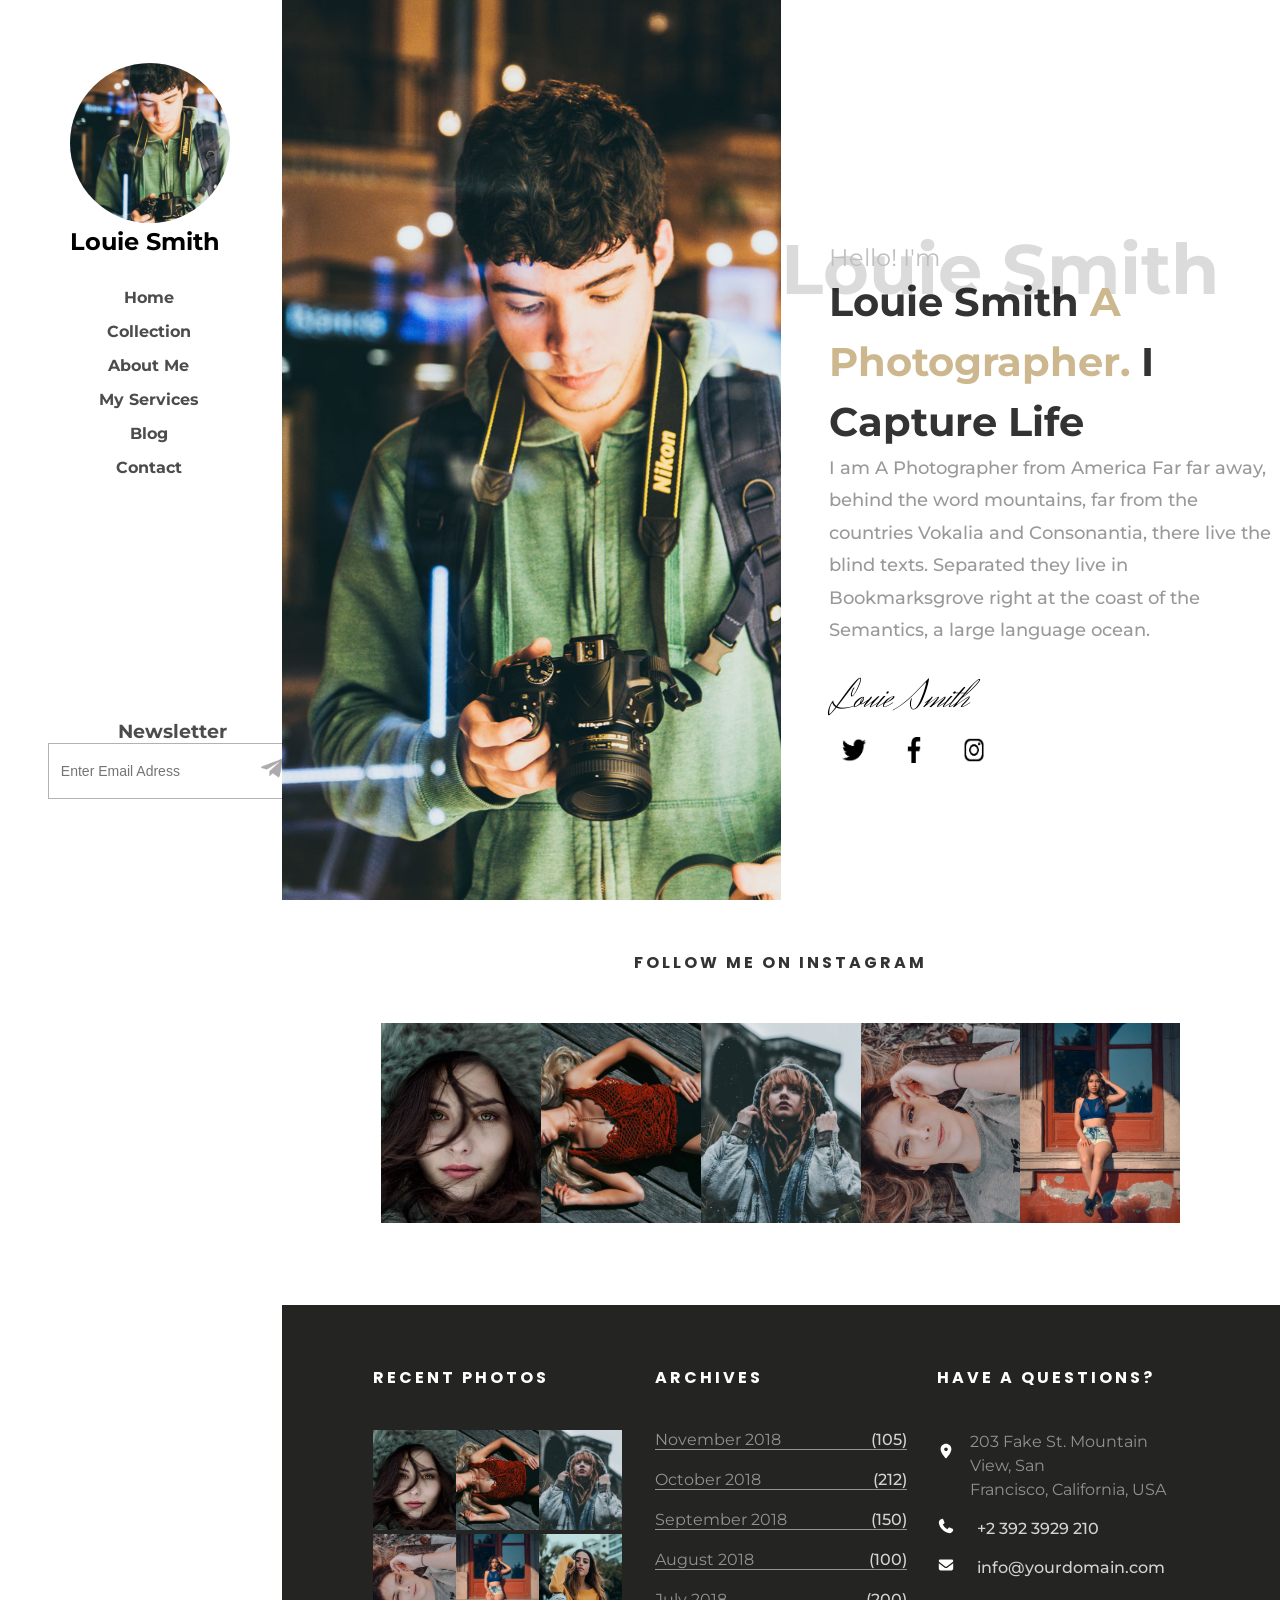
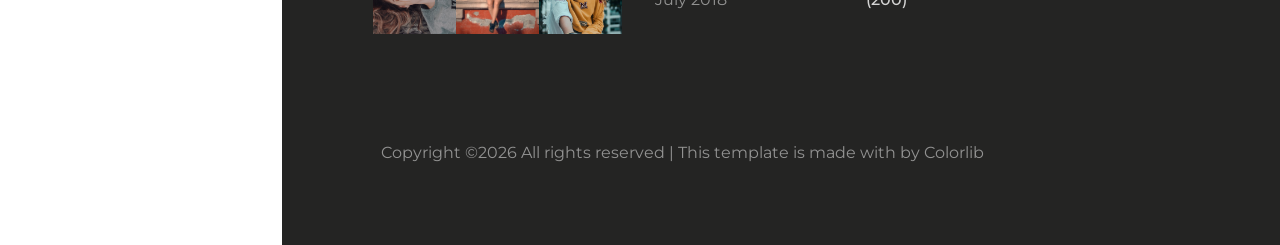
<file: index.html>
<!DOCTYPE html>
<html lang="en">
<head>
    <meta charset="UTF-8">
    <meta name="viewport" content="width=device-width, initial-scale=1.0">
    <title>Document</title>
    <link rel="stylesheet" href="home.css">
    <link rel="preconnect" href="https://fonts.googleapis.com">
    <link rel="preconnect" href="https://fonts.gstatic.com" crossorigin>
    <link href="https://fonts.googleapis.com/css2?family=Montserrat:ital,wght@0,100..900;1,100..900&display=swap" rel="stylesheet">
    <link rel="preconnect" href="https://fonts.googleapis.com">
    <link rel="preconnect" href="https://fonts.gstatic.com" crossorigin>
    <link href="https://fonts.googleapis.com/css2?family=Herr+Von+Muellerhoff&family=Poppins:ital,wght@0,100;0,200;0,300;0,400;0,500;0,600;0,700;0,800;0,900;1,100;1,200;1,300;1,400;1,500;1,600;1,700;1,800;1,900&display=swap" rel="stylesheet">
    <link rel="preconnect" href="https://fonts.googleapis.com">
    <link rel="preconnect" href="https://fonts.gstatic.com" crossorigin>
    <link href="https://fonts.googleapis.com/css2?family=Montserrat:ital,wght@0,100..900;1,100..900&family=Poppins:ital,wght@0,100;0,200;0,300;0,400;0,500;0,600;0,700;0,800;0,900;1,100;1,200;1,300;1,400;1,500;1,600;1,700;1,800;1,900&display=swap" rel="stylesheet">




</head>
<body>
    <div id="divlateral">
    <div id="logo">
    <a href="index.html" id="a-titulo"> <img src="img/author.jpg" alt="" id="img_logo"><h1 id="h1-logo">Louie Smith</h1></a>
    </div>
   <ul id="ul-lateral">
    <li id="li-lateral"><a href="index.html" id="a-lateral"> Home </a></li>
    <li id="li-lateral"><a href="collection.html" id="a-lateral"> Collection </a></li>
    <li id="li-lateral"><a href="about.html" id="a-lateral"> About Me </a></li>
    <li id="li-lateral"><a href="myservice.html" id="a-lateral"> My Services </a></li>
    <li id="li-lateral"><a href="blog.html" id="a-lateral"> Blog </a></li>
    <li id="li-lateral"><a href="contact.html" id="a-lateral"> Contact </a></li>
   </ul>
   <div id="div-newsletter">
   <h3 id="h3-newsletter">Newsletter</h3>
   <div id="div-input"><input type="text" placeholder="Enter Email Adress"  id="input-1"> <img src="img/Gemini_Generated_Image_ng9rjvng9rjvng9r.png" alt="" id="svg"></div>
   </div>
    </div>








    <div id="div1">
     
        <div id="div-imagem"> <img src="img/author.jpg" alt="" id="img-principal"></div>
        <h1 id="h1-transparente">Louie Smith</h1>
        <div id="div-2">
        <div id="div-texto">
        <p id="hello"> Hello! I'm</p>
        <h2 id="h2-1">Louie Smith <span id="span-amarelo">A Photographer.</span> I Capture Life</h2>
        <P id="P-DOtEXTO">I am A Photographer from America Far far away, behind the word mountains, far from the countries Vokalia and Consonantia, there live the blind texts. Separated they live in Bookmarksgrove right at the coast of the Semantics, a large language ocean.</P>
        <h3 id="assinatura">Louie Smith</h3>
        <ul id="ul2">
        <li class="pngsA"><a href="" ><img src="img/download.png" alt="" class="pngs-1"></a></li>
        <li class="pngsA"><a href="" ><img src="img/download (1).png" alt="" class="pngs-2"></a></li>
        <li class="pngsA"><a href="" ><img src="img/download (2).png" alt="" class="pngs-3"></a></li>
        </ul>
        </div>
        </div>
    </div>




    <section id="section-sla">




     <div id="div-container">
    <div id="h22"><h2 id="h2-titulo">follow me on instagram</h2> </div>
    <div id="div-fotos">
    <img src="img/image_1.jpg" alt="" class="imgs">
    <img src="img/image_2.jpg" alt="" class="imgs">
    <img src="img/image_3.jpg" alt="" class="imgs">
    <img src="img/image_4.jpg" alt="" class="imgs">
    <img src="img/image_5.jpg" alt="" class="imgs">
    </div>
    </div>








    </section>




    <footer>
      <div id="div-container2">
      <div id="divss">
        <h2 class="h2s">recent photos</h2>
        <div id="div6fotos"><a href=""><img src="img/image_1.jpg" alt="" class="imgs2"><img src="img/image_2.jpg" alt="" class="imgs2"><img src="img/image_3.jpg" alt="" class="imgs2"><img src="img/image_4.jpg" alt="" class="imgs2"><img src="img/image_5.jpg" alt="" class="imgs2"><img src="img/image_6.jpg" alt="" class="imgs2"></a></div>
    
      </div>

      <div id="divss">
        <h2 class="h2s">archives</h2>
        <div id="divul">
        <ul id="ul-rodape">
        <li id="li-rodape">November 2018 <span class="span-numero">(105)</span></li>
        <li id="li-rodape">October 2018 <span class="span-numero">(212)</span></li>
        <li id="li-rodape">September 2018 <span class="span-numero">(150)</span></li>
        <li id="li-rodape">August 2018 <span class="span-numero">(100)</span></li>
        <li id="li-rodape5">July 2018 <span class="span-numero">(200)</span></li>
        </ul>
        </div>
    
      </div>

      <div id="divss">
        <h2 class="h2s">have a questions?</h2>

        <div>
         <ul id="ul-rodape2">
            <li id="li-rodape2">
            <div id="div-svj1"><svg xmlns="http://www.w3.org/2000/svg" viewBox="0 0 640 640"><!--!Font Awesome Free 7.2.0 by @fontawesome - https://fontawesome.com License - https://fontawesome.com/license/free Copyright 2026 Fonticons, Inc.--><path fill="rgb(255, 255, 255)" d="M128 252.6C128 148.4 214 64 320 64C426 64 512 148.4 512 252.6C512 371.9 391.8 514.9 341.6 569.4C329.8 582.2 310.1 582.2 298.3 569.4C248.1 514.9 127.9 371.9 127.9 252.6zM320 320C355.3 320 384 291.3 384 256C384 220.7 355.3 192 320 192C284.7 192 256 220.7 256 256C256 291.3 284.7 320 320 320z"/></svg></div>
            <p id="p-rodape">	203 Fake St. Mountain View, San<br>Francisco, California, USA</p>
            </li>
            <li id="li-rodape2">
            <div id="div-svj2e3"><svg xmlns="http://www.w3.org/2000/svg" viewBox="0 0 640 640"><!--!Font Awesome Free 7.2.0 by @fontawesome - https://fontawesome.com License - https://fontawesome.com/license/free Copyright 2026 Fonticons, Inc.--><path fill="rgb(255, 255, 255)" d="M224.2 89C216.3 70.1 195.7 60.1 176.1 65.4L170.6 66.9C106 84.5 50.8 147.1 66.9 223.3C104 398.3 241.7 536 416.7 573.1C493 589.3 555.5 534 573.1 469.4L574.6 463.9C580 444.2 569.9 423.6 551.1 415.8L453.8 375.3C437.3 368.4 418.2 373.2 406.8 387.1L368.2 434.3C297.9 399.4 241.3 341 208.8 269.3L253 233.3C266.9 222 271.6 202.9 264.8 186.3L224.2 89z"/></svg></div>
            <span id="span-footer">+2 392 3929 210</span>
            </li>
            <li id="li-rodape2">
            <div id="div-svj2e3"><svg xmlns="http://www.w3.org/2000/svg" viewBox="0 0 640 640"><!--!Font Awesome Free 7.2.0 by @fontawesome - https://fontawesome.com License - https://fontawesome.com/license/free Copyright 2026 Fonticons, Inc.--><path fill="rgb(255, 255, 255)" d="M112 128C85.5 128 64 149.5 64 176C64 191.1 71.1 205.3 83.2 214.4L291.2 370.4C308.3 383.2 331.7 383.2 348.8 370.4L556.8 214.4C568.9 205.3 576 191.1 576 176C576 149.5 554.5 128 528 128L112 128zM64 260L64 448C64 483.3 92.7 512 128 512L512 512C547.3 512 576 483.3 576 448L576 260L377.6 408.8C343.5 434.4 296.5 434.4 262.4 408.8L64 260z"/></svg></div>
            <span id="span-footer">info@yourdomain.com</span>
            </li>
         </ul>
        </div>

      </div>


      </div>
      <p id="p-deforadorodape">Copyright ©2026 All rights reserved | This template is made with  by Colorlib</p>



    </footer>








</body>
</html>
</file>
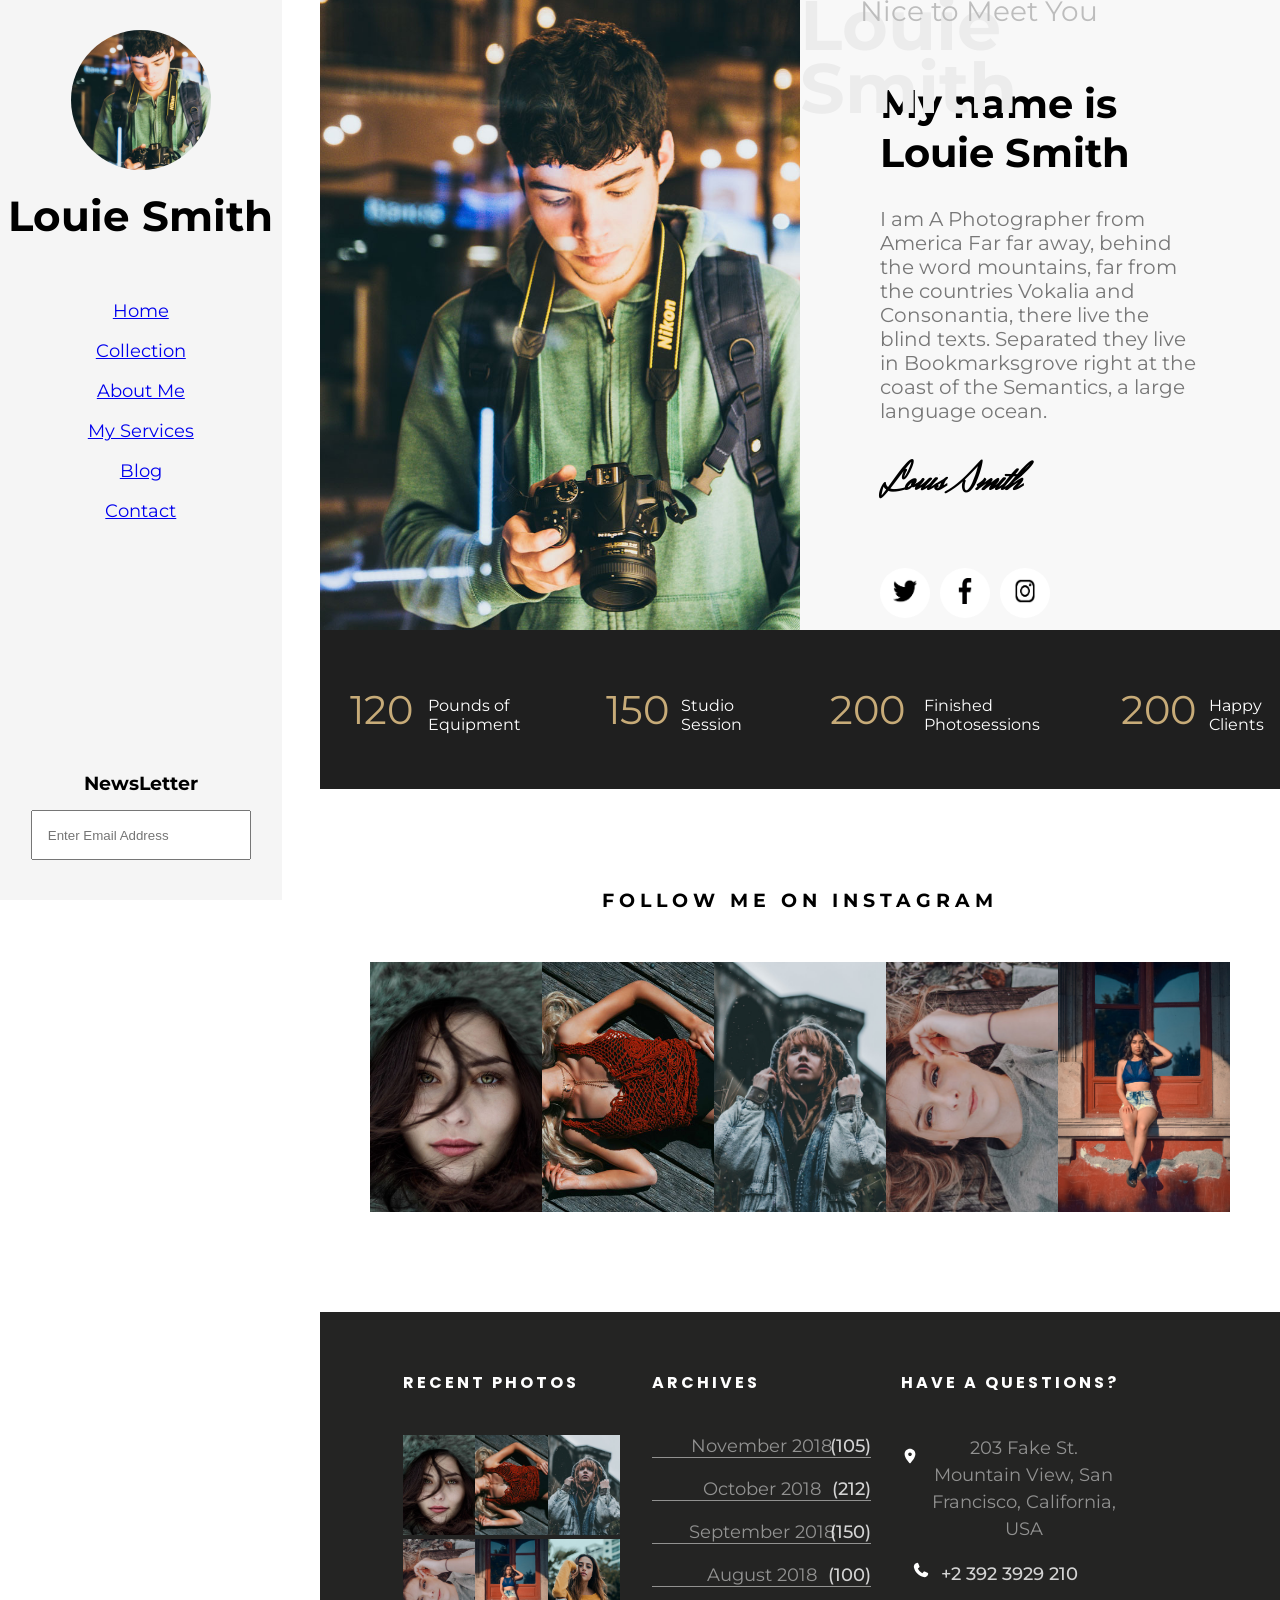
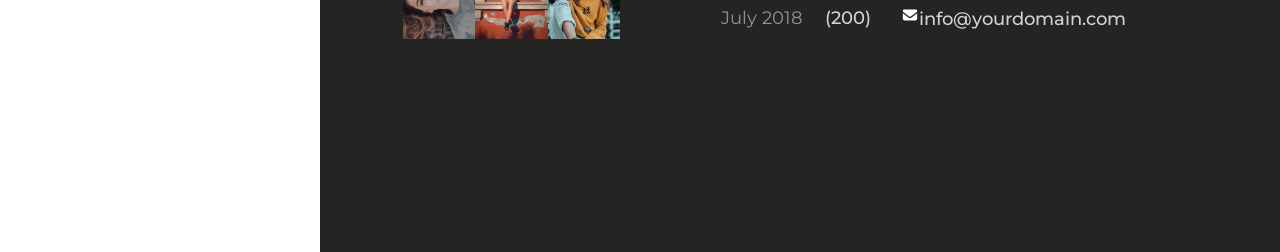
<file: about.html>
<!DOCTYPE html>
<html lang="en">
<head>
    <meta charset="UTF-8">
    <meta name="viewport" content="width=device-width, initial-scale=1.0">
    <link rel="stylesheet" href="about.css">
    <link rel="preconnect" href="https://fonts.googleapis.com">
    <link rel="preconnect" href="https://fonts.gstatic.com" crossorigin>
    <link href="https://fonts.googleapis.com/css2?family=Montserrat:ital,wght@0,100..900;1,100..900&display=swap" rel="stylesheet">
    <link href="https://fonts.googleapis.com/css2?family=Herr+Von+Muellerhoff&family=Poppins:ital,wght@0,100;0,200;0,300;0,400;0,500;0,600;0,700;0,800;0,900;1,100;1,200;1,300;1,400;1,500;1,600;1,700;1,800;1,900&display=swap" rel="stylesheet">
    <link rel="preconnect" href="https://fonts.googleapis.com">
    <link rel="preconnect" href="https://fonts.gstatic.com/" crossorigin>
    <link href="https://fonts.googleapis.com/css2?family=Montserrat:ital,wght@0,100..900;1,100..900&family=Poppins:ital,wght@0,100;0,200;0,300;0,400;0,500;0,600;0,700;0,800;0,900;1,100;1,200;1,300;1,400;1,500;1,600;1,700;1,800;1,900&display=swap" rel="stylesheet">

 <body>

    <header id="cabecario">

        <img id="img1" src="img/author.jpg" alt="">

        <h1 id="text1">
            Louie Smith
        </h1>

        <ul>

            <li><a href="index.html" id="a-lateral"> Home </a></li>
            <li><a href="collection.html" id="a-lateral"> Collection </a></li>
            <li><a href="about.html" id="a-lateral"> About Me </a></li>
            <li><a href="myservice.html" id="a-lateral"> My Services </a></li>
            <li><a href="blog.html" id="a-lateral"> Blog </a></li>
            <li><a href="contact.html" id="a-lateral"> Contact </a></li>

        </ul>

        <div class="newsletter">

            <h3>NewsLetter</h3>

            <input
            id="textboxhead"
            placeholder="Enter Email Address"
            type="text">

        </div>

    </header>



    <main>

        <section class="hero">

            <div id="aside1"></div>

            <div class="hero-right">

                <div class="title-area">

                    <h1 class="big-title">
                        Louie Smith
                    </h1>

                    <span class="small-text">
                        Nice to Meet You
                    </span>

                </div>            
            <div id="div-padding">
                <h3>
                    My name is Louie Smith
                </h3>

                <p>
                    I am A Photographer from America Far far away, behind the word mountains, far from the countries Vokalia and Consonantia, there live the blind texts. Separated they live in Bookmarksgrove right at the coast of the Semantics, a large language ocean.
                </p>

                <p id="signature">
                    Louis Smith
                </p>
            </div>
                <ul id="ul2">
            <li class="pngsA"><a href="" ><img src="img/download.png" alt="" class="pngs-1"></a></li>
            <li class="pngsA"><a href="" ><img src="img/download (1).png" alt="" class="pngs-2"></a></li>
            <li class="pngsA"><a href="" ><img src="img/download (2).png" alt="" class="pngs-3"></a></li>
            </ul>
                

            </div>

        </section>



        <section class="stats">

            <div class="stat-box">
                <h2>120</h2>
                <p>Pounds of <br> Equipment</p>
            </div>

            <div class="stat-box">
                <h2>150</h2>
                <p>Studio <br> Session</p>
            </div>

            <div class="stat-box">
                <h2>200</h2>
                <p>Finished <br> Photosessions</p>
            </div>

            <div class="stat-box">
                <h2>200</h2>
                <p>Happy <br> Clients</p>
            </div>

        </section>



        <section class="instagram">

            <h3>FOLLOW ME ON INSTAGRAM</h3>

            <div class="insta-images">

                <img src="img/image_1.jpg">
                <img src="img/image_2.jpg">
                <img src="img/image_3.jpg">
                <img src="img/image_4.jpg">
                <img src="img/image_5.jpg">

            </div>

        </section>



<footer>
      <div id="div-container2">
      <div id="divss">
        <h2 class="h2s">recent photos</h2>
        <div id="div6fotos"><a href=""><img src="img/image_1.jpg" alt="" class="imgs2"><img src="img/image_2.jpg" alt="" class="imgs2"><img src="img/image_3.jpg" alt="" class="imgs2"><img src="img/image_4.jpg" alt="" class="imgs2"><img src="img/image_5.jpg" alt="" class="imgs2"><img src="img/image_6.jpg" alt="" class="imgs2"></a></div>
    
      </div>

      <div id="divss">
        <h2 class="h2s">archives</h2>
        <div id="divul">
        <ul id="ul-rodape">
        <li id="li-rodape">November 2018 <span class="span-numero">(105)</span></li>
        <li id="li-rodape">October 2018 <span class="span-numero">(212)</span></li>
        <li id="li-rodape">September 2018 <span class="span-numero">(150)</span></li>
        <li id="li-rodape">August 2018 <span class="span-numero">(100)</span></li>
        <li id="li-rodape5">July 2018 <span class="span-numero">(200)</span></li>
        </ul>
        </div>
    
      </div>

      <div id="divss">
        <h2 class="h2s">have a questions?</h2>

        <div>
         <ul id="ul-rodape2">
            <li id="li-rodape2">
            <div id="div-svj1"><svg xmlns="http://www.w3.org/2000/svg" viewBox="0 0 640 640"><!--!Font Awesome Free 7.2.0 by @fontawesome - https://fontawesome.com License - https://fontawesome.com/license/free Copyright 2026 Fonticons, Inc.--><path fill="rgb(255, 255, 255)" d="M128 252.6C128 148.4 214 64 320 64C426 64 512 148.4 512 252.6C512 371.9 391.8 514.9 341.6 569.4C329.8 582.2 310.1 582.2 298.3 569.4C248.1 514.9 127.9 371.9 127.9 252.6zM320 320C355.3 320 384 291.3 384 256C384 220.7 355.3 192 320 192C284.7 192 256 220.7 256 256C256 291.3 284.7 320 320 320z"/></svg></div>
            <p id="p-rodape">	203 Fake St. Mountain View, San<br>Francisco, California, USA</p>
            </li>
            <li id="li-rodape2">
            <div id="div-svj2e3"><svg xmlns="http://www.w3.org/2000/svg" viewBox="0 0 640 640"><!--!Font Awesome Free 7.2.0 by @fontawesome - https://fontawesome.com License - https://fontawesome.com/license/free Copyright 2026 Fonticons, Inc.--><path fill="rgb(255, 255, 255)" d="M224.2 89C216.3 70.1 195.7 60.1 176.1 65.4L170.6 66.9C106 84.5 50.8 147.1 66.9 223.3C104 398.3 241.7 536 416.7 573.1C493 589.3 555.5 534 573.1 469.4L574.6 463.9C580 444.2 569.9 423.6 551.1 415.8L453.8 375.3C437.3 368.4 418.2 373.2 406.8 387.1L368.2 434.3C297.9 399.4 241.3 341 208.8 269.3L253 233.3C266.9 222 271.6 202.9 264.8 186.3L224.2 89z"/></svg></div>
            <span id="span-footer">+2 392 3929 210</span>
            </li>
            <li id="li-rodape2">
            <div id="div-svj2e3"><svg xmlns="http://www.w3.org/2000/svg" viewBox="0 0 640 640"><!--!Font Awesome Free 7.2.0 by @fontawesome - https://fontawesome.com License - https://fontawesome.com/license/free Copyright 2026 Fonticons, Inc.--><path fill="rgb(255, 255, 255)" d="M112 128C85.5 128 64 149.5 64 176C64 191.1 71.1 205.3 83.2 214.4L291.2 370.4C308.3 383.2 331.7 383.2 348.8 370.4L556.8 214.4C568.9 205.3 576 191.1 576 176C576 149.5 554.5 128 528 128L112 128zM64 260L64 448C64 483.3 92.7 512 128 512L512 512C547.3 512 576 483.3 576 448L576 260L377.6 408.8C343.5 434.4 296.5 434.4 262.4 408.8L64 260z"/></svg></div>
            <span id="span-footer">info@yourdomain.com</span>
            </li>
         </ul>
        </div>

      </div>

    </main>

</body>
</file>
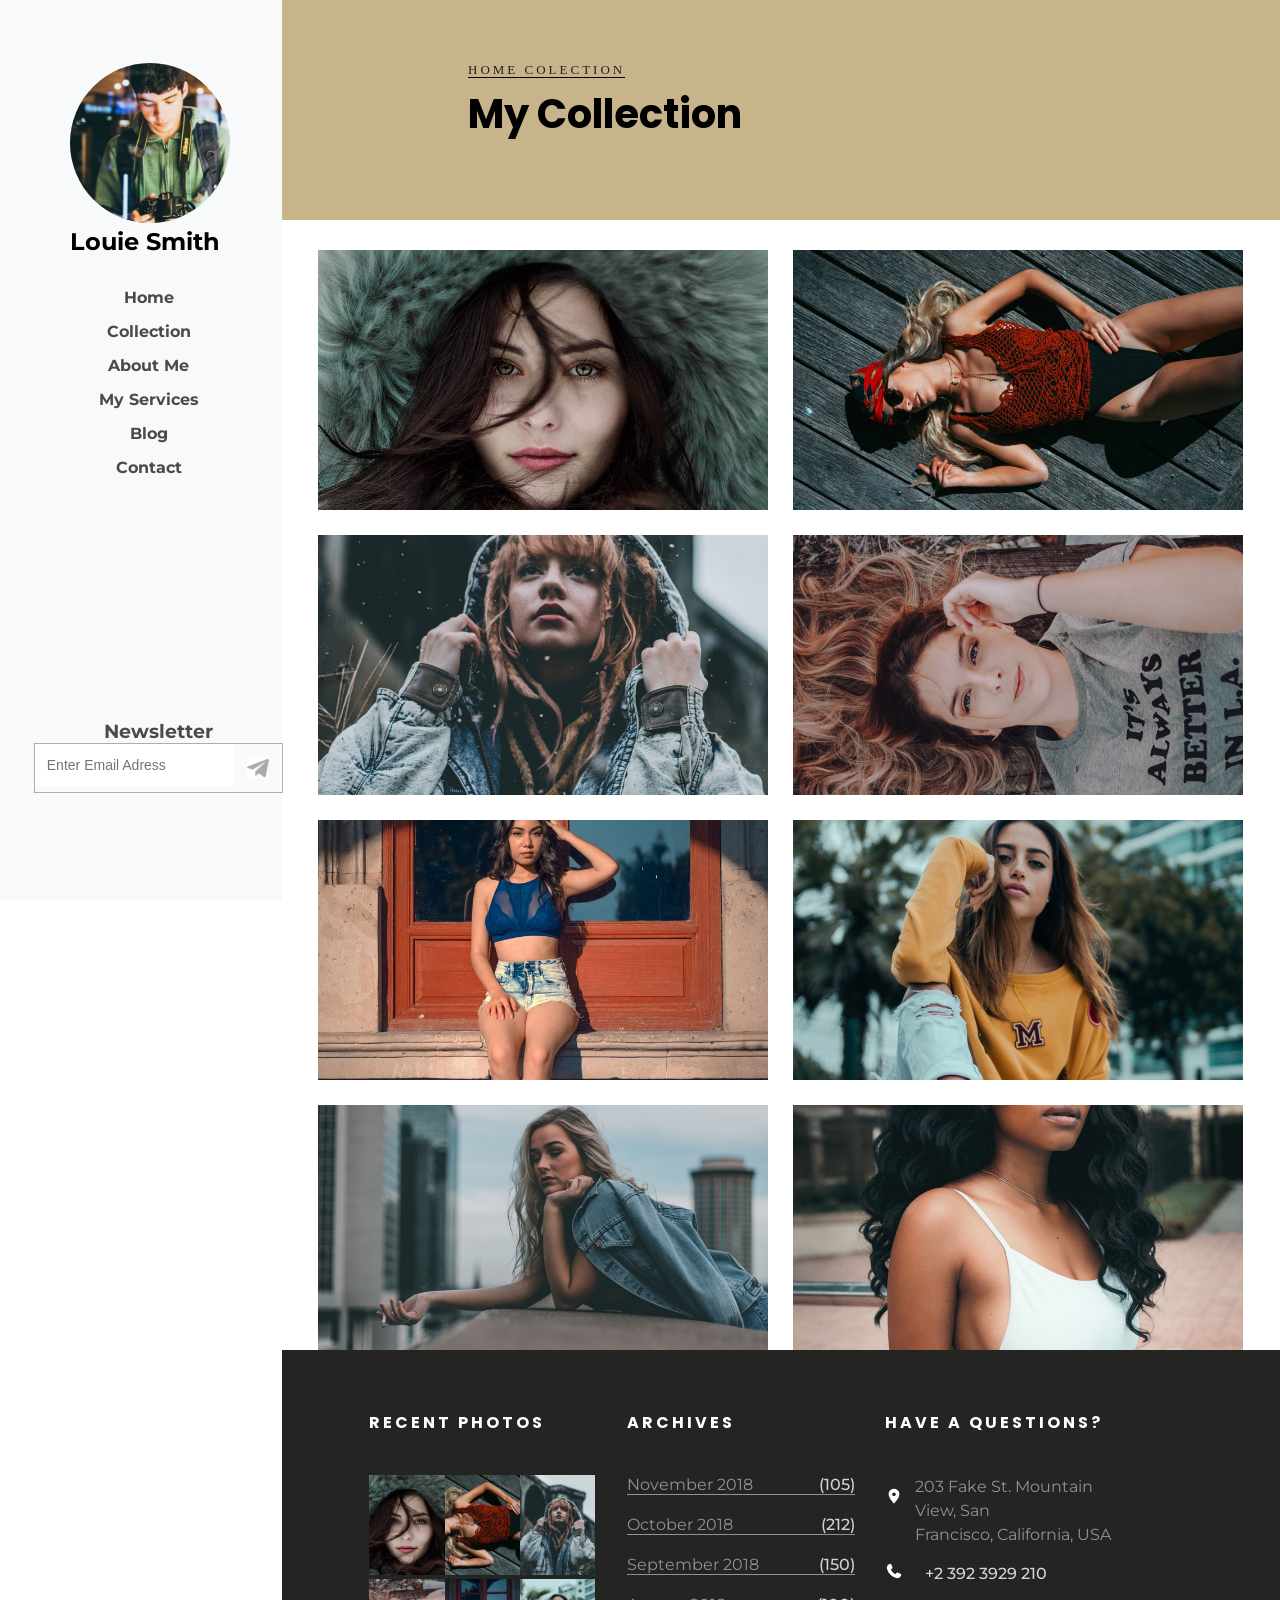
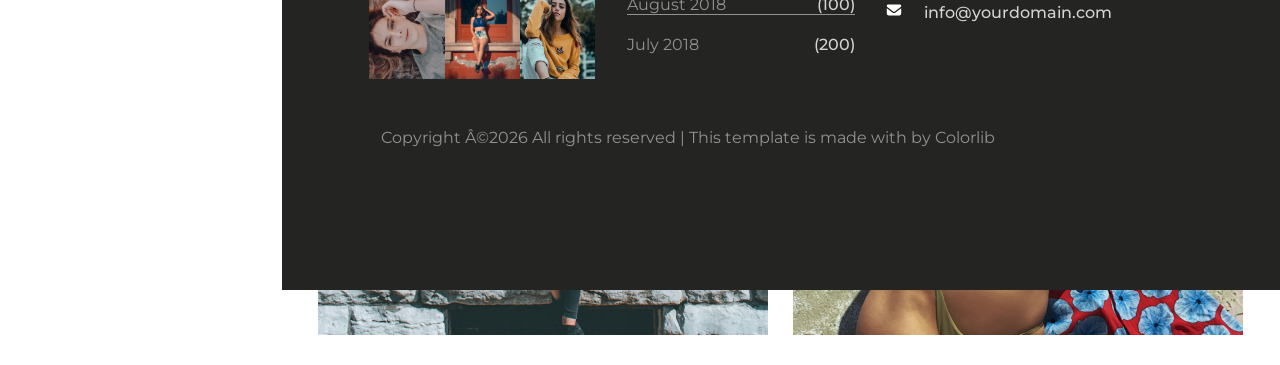
<file: collection.html>
<!DOCTYPE html>
<html lang="en">
<head>
    <meta charset="UTF-8">
    <meta name="viewport" content="width=device-width, initial-scale=1.0">
    <title>Document</title>
    <link rel="stylesheet" href="collection.css">
    <link href="https://fonts.googleapis.com/css2?family=Montserrat:ital,wght@0,100..900;1,100..900&family=Poppins:ital,wght@0,100;0,200;0,300;0,400;0,500;0,600;0,700;0,800;0,900;1,100;1,200;1,300;1,400;1,500;1,600;1,700;1,800;1,900&display=swap" rel="stylesheet">

    <div id="divlateral">
        <div id="logo">
        <a href="index.html" id="a-titulo"> <img src="img/author.jpg" alt="" id="img_logo"><h1 id="h1-logo">Louie Smith</h1></a>
        </div>
       <ul id="ul-lateral">
        <li id="li-lateral"><a href="index.html" id="a-lateral"> Home </a></li>
        <li id="li-lateral"><a href="collection.html" id="a-lateral"> Collection </a></li>
        <li id="li-lateral"><a href="about.html" id="a-lateral"> About Me </a></li>
        <li id="li-lateral"><a href="myservice.html" id="a-lateral"> My Services </a></li>
        <li id="li-lateral"><a href="blog.html" id="a-lateral"> Blog </a></li>
        <li id="li-lateral"><a href="contact.html" id="a-lateral"> Contact </a></li>
       </ul>
       <div id="div-newsletter">
       <h3 id="h3-newsletter">Newsletter</h3>
       <div id="div-input"><input type="text" placeholder="Enter Email Adress"  id="input-1"> <img src="img/imagemaviao.jpg" alt="" id="svg"></div>
       </div>
        </div>

        <!-- RODAPÉ SUPERIOR -->
<div class="top-footer">
  <div class="breadcrumb">
    <span><a href="index.html">HOME </a><a href="collection.html"> COLECTION</a><br></span>
  </div>

  <h1>My Collection</h1>

</div>

<!-- GALERIA -->
<div class="gallery">
  
  <div>
  <img src="img/image_1.jpg" alt="">
  </div>
  <div>
  <img src="img/image_2.jpg" alt="">
  </div>
  <div>
  <img src="img/image_3.jpg" alt="">
  </div>

  <div>
  <img src="img/image_4.jpg" alt="">
  </div>
  <div>
  <img src="img/image_5.jpg" alt="">
  </div>
  <div>
  <img src="img/image_6.jpg" alt="">
  </div>

  <div>
  <img src="img/image_7.jpg" alt="">
  </div>
  <div>
  <img src="img/image_8.jpg" alt="">
  </div>
  <div>
  <img src="img/image_9.jpg" alt="">
  </div>

  <div>
  <img src="img/image_10.jpg" alt="">
  </div>
  <div>
  <img src="img/image_11.jpg" alt="">
  </div>
  <div>
  <img src="img/image_12.jpg" alt="">
  </div>

</div>




<footer>
      <div id="div-container2">
      <div id="divss">
        <h2 class="h2s">recent photos</h2>
        <div id="div6fotos"><a href=""><img src="img/image_1.jpg" alt="" class="imgs2"><img src="img/image_2.jpg" alt="" class="imgs2"><img src="img/image_3.jpg" alt="" class="imgs2"><img src="img/image_4.jpg" alt="" class="imgs2"><img src="img/image_5.jpg" alt="" class="imgs2"><img src="img/image_6.jpg" alt="" class="imgs2"></a></div>
    
      </div>

      <div id="divss">
        <h2 class="h2s">archives</h2>
        <div id="divul">
        <ul id="ul-rodape">
        <li id="li-rodape">November 2018 <span class="span-numero">(105)</span></li>
        <li id="li-rodape">October 2018 <span class="span-numero">(212)</span></li>
        <li id="li-rodape">September 2018 <span class="span-numero">(150)</span></li>
        <li id="li-rodape">August 2018 <span class="span-numero">(100)</span></li>
        <li id="li-rodape5">July 2018 <span class="span-numero">(200)</span></li>
        </ul>
        </div>
    
      </div>

      <div id="divss">
        <h2 class="h2s">have a questions?</h2>

        <div>
         <ul id="ul-rodape2">
            <li id="li-rodape2">
            <div id="div-svj1"><svg xmlns="http://www.w3.org/2000/svg" viewBox="0 0 640 640"><!--!Font Awesome Free 7.2.0 by @fontawesome - https://fontawesome.com License - https://fontawesome.com/license/free Copyright 2026 Fonticons, Inc.--><path fill="rgb(255, 255, 255)" d="M128 252.6C128 148.4 214 64 320 64C426 64 512 148.4 512 252.6C512 371.9 391.8 514.9 341.6 569.4C329.8 582.2 310.1 582.2 298.3 569.4C248.1 514.9 127.9 371.9 127.9 252.6zM320 320C355.3 320 384 291.3 384 256C384 220.7 355.3 192 320 192C284.7 192 256 220.7 256 256C256 291.3 284.7 320 320 320z"/></svg></div>
            <p id="p-rodape">	203 Fake St. Mountain View, San<br>Francisco, California, USA</p>
            </li>
            <li id="li-rodape2">
            <div id="div-svj2e3"><svg xmlns="http://www.w3.org/2000/svg" viewBox="0 0 640 640"><!--!Font Awesome Free 7.2.0 by @fontawesome - https://fontawesome.com License - https://fontawesome.com/license/free Copyright 2026 Fonticons, Inc.--><path fill="rgb(255, 255, 255)" d="M224.2 89C216.3 70.1 195.7 60.1 176.1 65.4L170.6 66.9C106 84.5 50.8 147.1 66.9 223.3C104 398.3 241.7 536 416.7 573.1C493 589.3 555.5 534 573.1 469.4L574.6 463.9C580 444.2 569.9 423.6 551.1 415.8L453.8 375.3C437.3 368.4 418.2 373.2 406.8 387.1L368.2 434.3C297.9 399.4 241.3 341 208.8 269.3L253 233.3C266.9 222 271.6 202.9 264.8 186.3L224.2 89z"/></svg></div>
            <span id="span-footer">+2 392 3929 210</span>
            </li>
            <li id="li-rodape2">
            <div id="div-svj2e3"><svg xmlns="http://www.w3.org/2000/svg" viewBox="0 0 640 640"><!--!Font Awesome Free 7.2.0 by @fontawesome - https://fontawesome.com License - https://fontawesome.com/license/free Copyright 2026 Fonticons, Inc.--><path fill="rgb(255, 255, 255)" d="M112 128C85.5 128 64 149.5 64 176C64 191.1 71.1 205.3 83.2 214.4L291.2 370.4C308.3 383.2 331.7 383.2 348.8 370.4L556.8 214.4C568.9 205.3 576 191.1 576 176C576 149.5 554.5 128 528 128L112 128zM64 260L64 448C64 483.3 92.7 512 128 512L512 512C547.3 512 576 483.3 576 448L576 260L377.6 408.8C343.5 434.4 296.5 434.4 262.4 408.8L64 260z"/></svg></div>
            <span id="span-footer">info@yourdomain.com</span>
            </li>
         </ul>
        </div>

      </div>


      </div>
      <p id="p-deforadorodape">Copyright Â©2026 All rights reserved | This template is made with  by Colorlib</p>



    </footer>

    
</body>
</html>
</file>
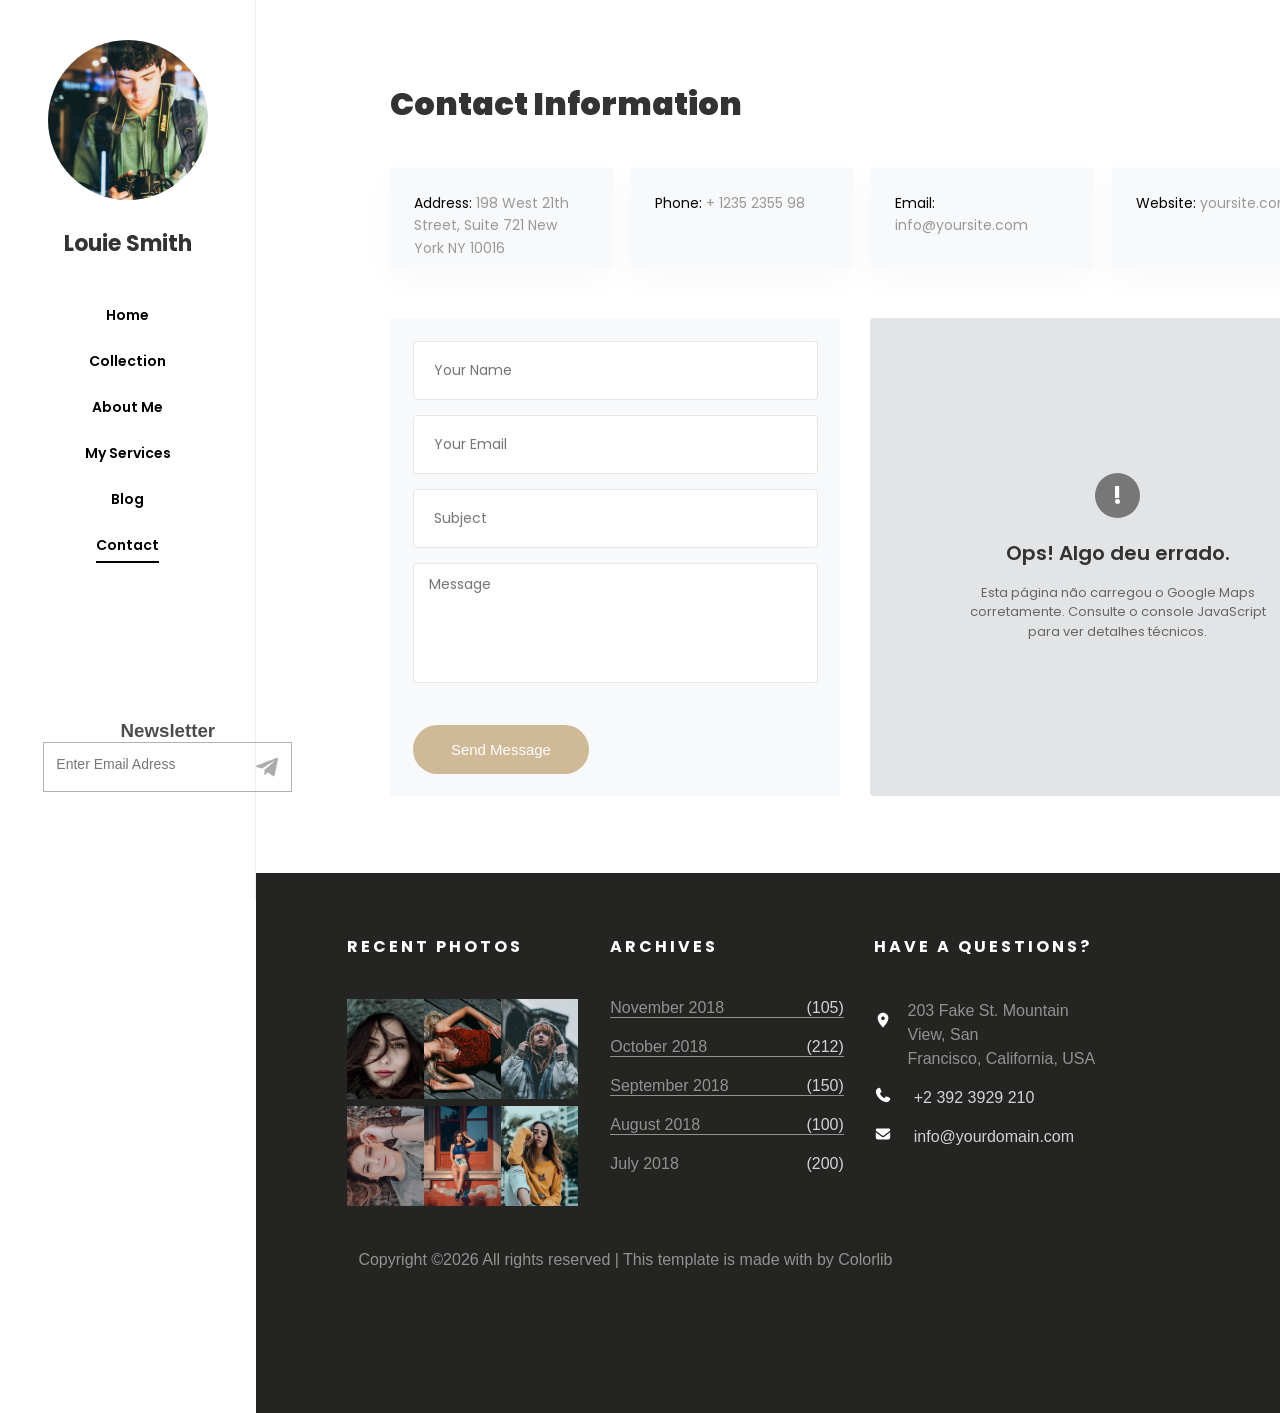
<file: contact.html>
<!DOCTYPE html>
<html lang="pt-br">
<head>
    <meta charset="UTF-8">
    <meta name="viewport" content="width=device-width, initial-scale=1.0">
    <title>Louie Smith - Contato</title>
    <link rel="stylesheet" href="contact.css">
    <link href="https://fonts.googleapis.com/css2?family=Poppins:wght@300;400;600;700&display=swap" rel="stylesheet">
</head>
<body>

    <div class="container">
        <aside class="sidebar">
            <div class="profile-section">
                <img src="img/author.jpg" alt="Louie Smith" class="profile-img">
                <h1>Louie Smith</h1>
            </div>
            
            <nav class="menu">
                <ul>
                    <li><a href="index.html">Home</a></li>
                    <li><a href="collection.html">Collection</a></li>
                    <li><a href="about.html">About Me</a></li>
                    <li><a href="myservice.html">My Services</a></li>
                    <li><a href="blog.html">Blog</a></li>
                    <li><a href="contact.html" class="active">Contact</a></li>
                </ul>
            </nav>


            <div id="div-newsletter">
                <h3 id="h3-newsletter">Newsletter</h3>
                <div id="div-input"><input type="text" placeholder="Enter Email Adress"  id="input-1"> <img src="img/Gemini_Generated_Image_ng9rjvng9rjvng9r.png" alt="" id="svg"></div>
                </div>

                
        </aside>


        
        <main class="main-content">
            <h2 class="section-title">Contact Information</h2>

            <div class="info-grid">
                <div class="caixinhacontato">
                    <p><span>Address:</span> 198 West 21th Street, Suite 721 New York NY 10016</p>
                </div>
                <div class="caixinhacontato">
                    <p><span>Phone:</span> + 1235 2355 98</p>
                </div>
                <div class="caixinhacontato">
                    <p><span>Email:</span> info@yoursite.com</p>
                </div>
                <div class="caixinhacontato">
                    <p><span>Website:</span> yoursite.com</p>
                </div>
            </div>

            <div class="form-container">
                <div class="form-box">
                    <form class="contact-form">
                        <input type="text" placeholder="Your Name">
                        <input type="email" placeholder="Your Email">
                        <input type="text" placeholder="Subject">
                        <textarea placeholder="Message" rows="8"></textarea>
                        <div class="btn-container">
                            <button type="submit" class="btn-send">Send Message</button>
                        </div>
                    </form>
                </div>

                <div class="diverro">
                    <div class="larguraerro">
                        <span class="iconeerro">!</span>
                        <h3>Ops! Algo deu errado.</h3>
                        <p>Esta página não carregou o Google Maps corretamente. Consulte o console JavaScript para ver detalhes técnicos.</p>
                    </div>
                </div>
            </div>
        </main>
    </div>
    
    </section>

    <footer>
      <div id="div-container2">
      <div id="divss">
        <h2 class="h2s">recent photos</h2>
        <div id="div6fotos"><a href=""><img src="img/image_1.jpg" alt="" class="imgs2"><img src="img/image_2.jpg" alt="" class="imgs2"><img src="img/image_3.jpg" alt="" class="imgs2"><img src="img/image_4.jpg" alt="" class="imgs2"><img src="img/image_5.jpg" alt="" class="imgs2"><img src="img/image_6.jpg" alt="" class="imgs2"></a></div>
    
      </div>

      <div id="divss">
        <h2 class="h2s">archives</h2>
        <div id="divul">
        <ul id="ul-rodape">
        <li id="li-rodape">November 2018 <span class="span-numero">(105)</span></li>
        <li id="li-rodape">October 2018 <span class="span-numero">(212)</span></li>
        <li id="li-rodape">September 2018 <span class="span-numero">(150)</span></li>
        <li id="li-rodape">August 2018 <span class="span-numero">(100)</span></li>
        <li id="li-rodape5">July 2018 <span class="span-numero">(200)</span></li>
        </ul>
        </div>
    
      </div>

      <div id="divss">
        <h2 class="h2s">have a questions?</h2>

        <div>
         <ul id="ul-rodape2">
            <li id="li-rodape2">
            <div id="div-svj1"><svg xmlns="http://www.w3.org/2000/svg" viewBox="0 0 640 640"><!--!Font Awesome Free 7.2.0 by @fontawesome - https://fontawesome.com License - https://fontawesome.com/license/free Copyright 2026 Fonticons, Inc.--><path fill="rgb(255, 255, 255)" d="M128 252.6C128 148.4 214 64 320 64C426 64 512 148.4 512 252.6C512 371.9 391.8 514.9 341.6 569.4C329.8 582.2 310.1 582.2 298.3 569.4C248.1 514.9 127.9 371.9 127.9 252.6zM320 320C355.3 320 384 291.3 384 256C384 220.7 355.3 192 320 192C284.7 192 256 220.7 256 256C256 291.3 284.7 320 320 320z"/></svg></div>
            <p id="p-rodape">	203 Fake St. Mountain View, San<br>Francisco, California, USA</p>
            </li>
            <li id="li-rodape2">
            <div id="div-svj2e3"><svg xmlns="http://www.w3.org/2000/svg" viewBox="0 0 640 640"><!--!Font Awesome Free 7.2.0 by @fontawesome - https://fontawesome.com License - https://fontawesome.com/license/free Copyright 2026 Fonticons, Inc.--><path fill="rgb(255, 255, 255)" d="M224.2 89C216.3 70.1 195.7 60.1 176.1 65.4L170.6 66.9C106 84.5 50.8 147.1 66.9 223.3C104 398.3 241.7 536 416.7 573.1C493 589.3 555.5 534 573.1 469.4L574.6 463.9C580 444.2 569.9 423.6 551.1 415.8L453.8 375.3C437.3 368.4 418.2 373.2 406.8 387.1L368.2 434.3C297.9 399.4 241.3 341 208.8 269.3L253 233.3C266.9 222 271.6 202.9 264.8 186.3L224.2 89z"/></svg></div>
            <span id="span-footer">+2 392 3929 210</span>
            </li>
            <li id="li-rodape2">
            <div id="div-svj2e3"><svg xmlns="http://www.w3.org/2000/svg" viewBox="0 0 640 640"><!--!Font Awesome Free 7.2.0 by @fontawesome - https://fontawesome.com License - https://fontawesome.com/license/free Copyright 2026 Fonticons, Inc.--><path fill="rgb(255, 255, 255)" d="M112 128C85.5 128 64 149.5 64 176C64 191.1 71.1 205.3 83.2 214.4L291.2 370.4C308.3 383.2 331.7 383.2 348.8 370.4L556.8 214.4C568.9 205.3 576 191.1 576 176C576 149.5 554.5 128 528 128L112 128zM64 260L64 448C64 483.3 92.7 512 128 512L512 512C547.3 512 576 483.3 576 448L576 260L377.6 408.8C343.5 434.4 296.5 434.4 262.4 408.8L64 260z"/></svg></div>
            <span id="span-footer">info@yourdomain.com</span>
            </li>
         </ul>
        </div>

      </div>


      </div>
      <p id="p-deforadorodape">Copyright ©2026 All rights reserved | This template is made with  by Colorlib</p>



    </footer>




</body>
</html>
</file>
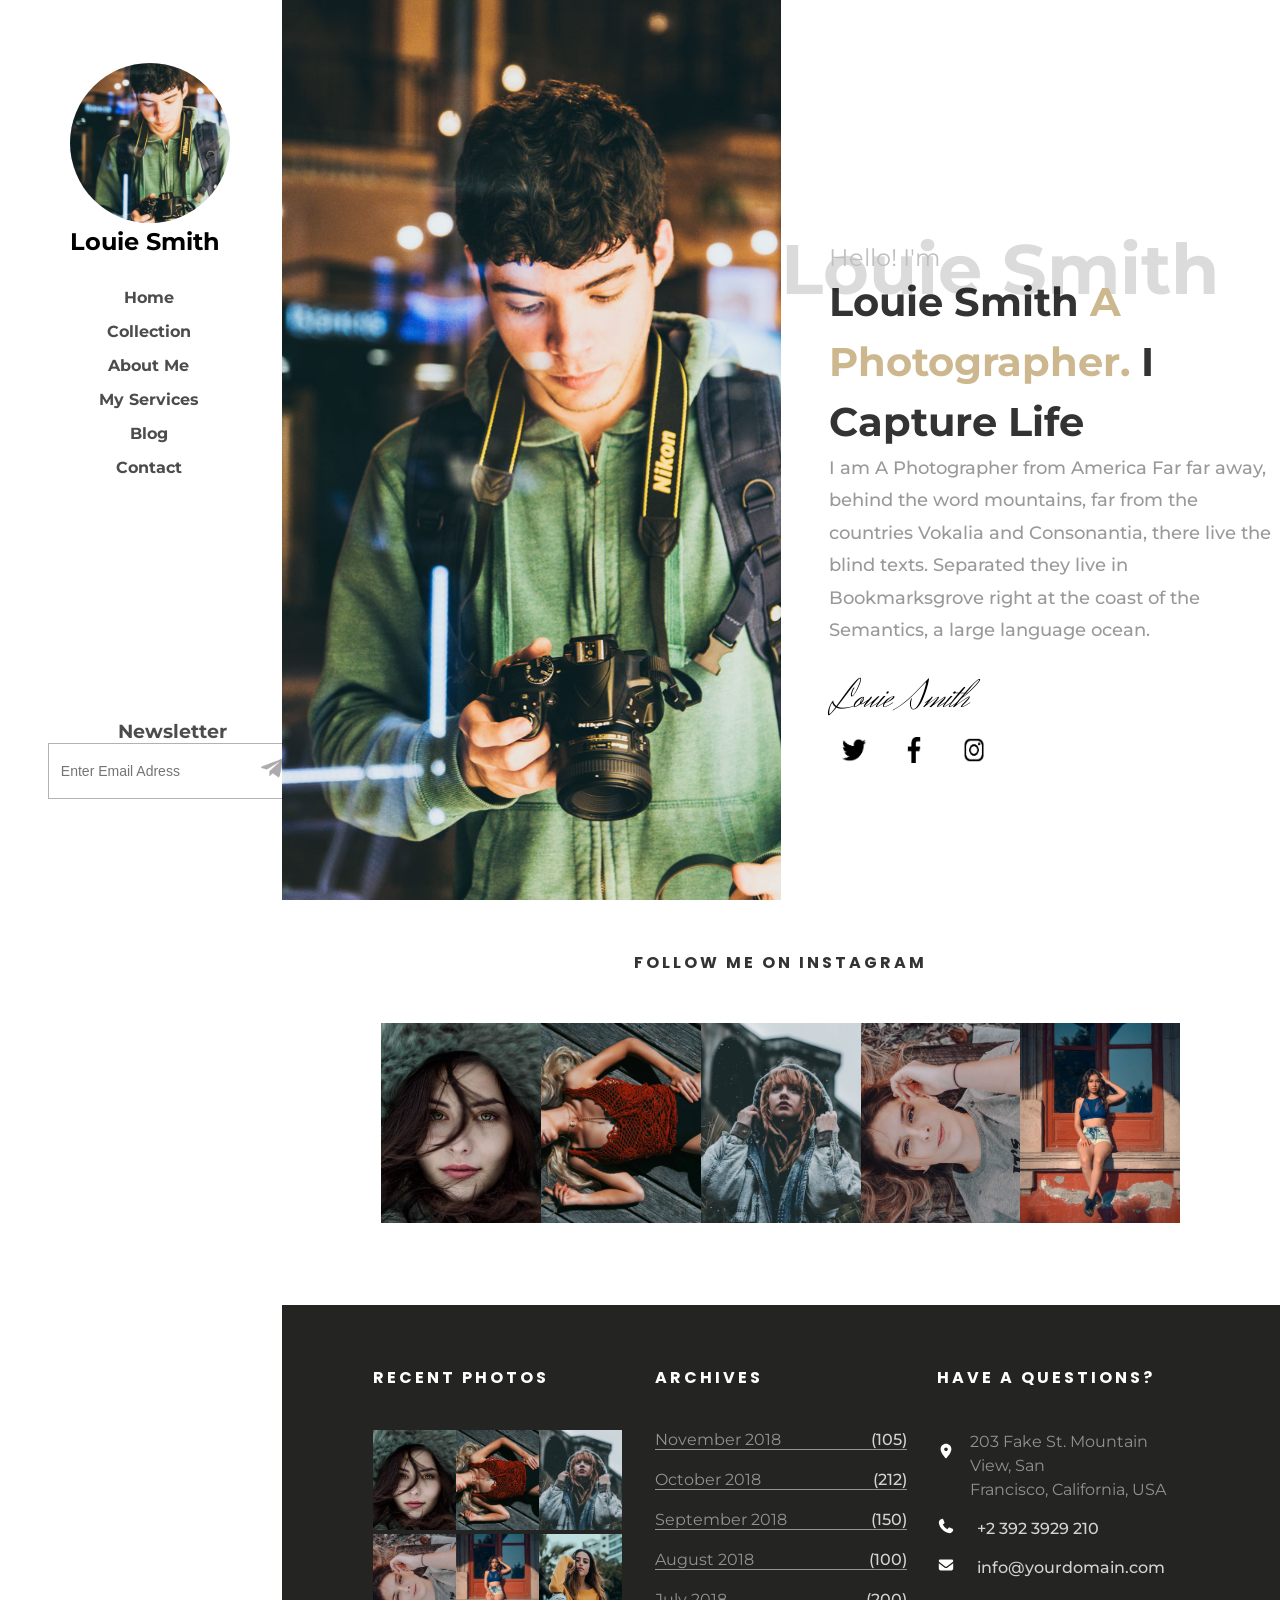
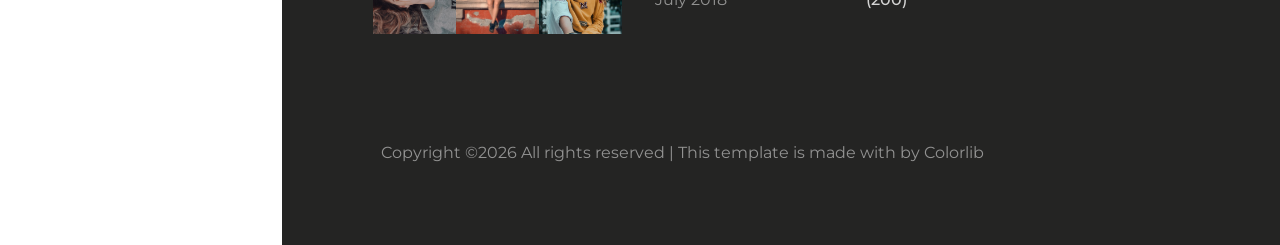
<file: home.html>
<!DOCTYPE html>
<html lang="en">
<head>
    <meta charset="UTF-8">
    <meta name="viewport" content="width=device-width, initial-scale=1.0">
    <title>Document</title>
    <link rel="stylesheet" href="home.css">
    <link rel="preconnect" href="https://fonts.googleapis.com">
    <link rel="preconnect" href="https://fonts.gstatic.com" crossorigin>
    <link href="https://fonts.googleapis.com/css2?family=Montserrat:ital,wght@0,100..900;1,100..900&display=swap" rel="stylesheet">
    <link rel="preconnect" href="https://fonts.googleapis.com">
    <link rel="preconnect" href="https://fonts.gstatic.com" crossorigin>
    <link href="https://fonts.googleapis.com/css2?family=Herr+Von+Muellerhoff&family=Poppins:ital,wght@0,100;0,200;0,300;0,400;0,500;0,600;0,700;0,800;0,900;1,100;1,200;1,300;1,400;1,500;1,600;1,700;1,800;1,900&display=swap" rel="stylesheet">
    <link rel="preconnect" href="https://fonts.googleapis.com">
    <link rel="preconnect" href="https://fonts.gstatic.com" crossorigin>
    <link href="https://fonts.googleapis.com/css2?family=Montserrat:ital,wght@0,100..900;1,100..900&family=Poppins:ital,wght@0,100;0,200;0,300;0,400;0,500;0,600;0,700;0,800;0,900;1,100;1,200;1,300;1,400;1,500;1,600;1,700;1,800;1,900&display=swap" rel="stylesheet">




</head>
<body>
    <div id="divlateral">
    <div id="logo">
    <a href="index.html" id="a-titulo"> <img src="img/author.jpg" alt="" id="img_logo"><h1 id="h1-logo">Louie Smith</h1></a>
    </div>
   <ul id="ul-lateral">
    <li id="li-lateral"><a href="home.html" id="a-lateral"> Home </a></li>
    <li id="li-lateral"><a href="collection.html" id="a-lateral"> Collection </a></li>
    <li id="li-lateral"><a href="about.html" id="a-lateral"> About Me </a></li>
    <li id="li-lateral"><a href="myservice.html" id="a-lateral"> My Services </a></li>
    <li id="li-lateral"><a href="" id="a-lateral"> Blog </a></li>
    <li id="li-lateral"><a href="contact.html" id="a-lateral"> Contact </a></li>
   </ul>
   <div id="div-newsletter">
   <h3 id="h3-newsletter">Newsletter</h3>
   <div id="div-input"><input type="text" placeholder="Enter Email Adress"  id="input-1"> <img src="img/Gemini_Generated_Image_ng9rjvng9rjvng9r.png" alt="" id="svg"></div>
   </div>
    </div>








    <div id="div1">
     
        <div id="div-imagem"> <img src="img/author.jpg" alt="" id="img-principal"></div>
        <h1 id="h1-transparente">Louie Smith</h1>
        <div id="div-2">
        <div id="div-texto">
        <p id="hello"> Hello! I'm</p>
        <h2 id="h2-1">Louie Smith <span id="span-amarelo">A Photographer.</span> I Capture Life</h2>
        <P id="P-DOtEXTO">I am A Photographer from America Far far away, behind the word mountains, far from the countries Vokalia and Consonantia, there live the blind texts. Separated they live in Bookmarksgrove right at the coast of the Semantics, a large language ocean.</P>
        <h3 id="assinatura">Louie Smith</h3>
        <ul id="ul2">
        <li class="pngsA"><a href="" ><img src="img/download.png" alt="" class="pngs-1"></a></li>
        <li class="pngsA"><a href="" ><img src="img/download (1).png" alt="" class="pngs-2"></a></li>
        <li class="pngsA"><a href="" ><img src="img/download (2).png" alt="" class="pngs-3"></a></li>
        </ul>
        </div>
        </div>
    </div>




    <section id="section-sla">




     <div id="div-container">
    <div id="h22"><h2 id="h2-titulo">follow me on instagram</h2> </div>
    <div id="div-fotos">
    <img src="img/image_1.jpg" alt="" class="imgs">
    <img src="img/image_2.jpg" alt="" class="imgs">
    <img src="img/image_3.jpg" alt="" class="imgs">
    <img src="img/image_4.jpg" alt="" class="imgs">
    <img src="img/image_5.jpg" alt="" class="imgs">
    </div>
    </div>








    </section>




    <footer>
      <div id="div-container2">
      <div id="divss">
        <h2 class="h2s">recent photos</h2>
        <div id="div6fotos"><a href=""><img src="img/image_1.jpg" alt="" class="imgs2"><img src="img/image_2.jpg" alt="" class="imgs2"><img src="img/image_3.jpg" alt="" class="imgs2"><img src="img/image_4.jpg" alt="" class="imgs2"><img src="img/image_5.jpg" alt="" class="imgs2"><img src="img/image_6.jpg" alt="" class="imgs2"></a></div>
    
      </div>

      <div id="divss">
        <h2 class="h2s">archives</h2>
        <div id="divul">
        <ul id="ul-rodape">
        <li id="li-rodape">November 2018 <span class="span-numero">(105)</span></li>
        <li id="li-rodape">October 2018 <span class="span-numero">(212)</span></li>
        <li id="li-rodape">September 2018 <span class="span-numero">(150)</span></li>
        <li id="li-rodape">August 2018 <span class="span-numero">(100)</span></li>
        <li id="li-rodape5">July 2018 <span class="span-numero">(200)</span></li>
        </ul>
        </div>
    
      </div>

      <div id="divss">
        <h2 class="h2s">have a questions?</h2>

        <div>
         <ul id="ul-rodape2">
            <li id="li-rodape2">
            <div id="div-svj1"><svg xmlns="http://www.w3.org/2000/svg" viewBox="0 0 640 640"><!--!Font Awesome Free 7.2.0 by @fontawesome - https://fontawesome.com License - https://fontawesome.com/license/free Copyright 2026 Fonticons, Inc.--><path fill="rgb(255, 255, 255)" d="M128 252.6C128 148.4 214 64 320 64C426 64 512 148.4 512 252.6C512 371.9 391.8 514.9 341.6 569.4C329.8 582.2 310.1 582.2 298.3 569.4C248.1 514.9 127.9 371.9 127.9 252.6zM320 320C355.3 320 384 291.3 384 256C384 220.7 355.3 192 320 192C284.7 192 256 220.7 256 256C256 291.3 284.7 320 320 320z"/></svg></div>
            <p id="p-rodape">	203 Fake St. Mountain View, San<br>Francisco, California, USA</p>
            </li>
            <li id="li-rodape2">
            <div id="div-svj2e3"><svg xmlns="http://www.w3.org/2000/svg" viewBox="0 0 640 640"><!--!Font Awesome Free 7.2.0 by @fontawesome - https://fontawesome.com License - https://fontawesome.com/license/free Copyright 2026 Fonticons, Inc.--><path fill="rgb(255, 255, 255)" d="M224.2 89C216.3 70.1 195.7 60.1 176.1 65.4L170.6 66.9C106 84.5 50.8 147.1 66.9 223.3C104 398.3 241.7 536 416.7 573.1C493 589.3 555.5 534 573.1 469.4L574.6 463.9C580 444.2 569.9 423.6 551.1 415.8L453.8 375.3C437.3 368.4 418.2 373.2 406.8 387.1L368.2 434.3C297.9 399.4 241.3 341 208.8 269.3L253 233.3C266.9 222 271.6 202.9 264.8 186.3L224.2 89z"/></svg></div>
            <span id="span-footer">+2 392 3929 210</span>
            </li>
            <li id="li-rodape2">
            <div id="div-svj2e3"><svg xmlns="http://www.w3.org/2000/svg" viewBox="0 0 640 640"><!--!Font Awesome Free 7.2.0 by @fontawesome - https://fontawesome.com License - https://fontawesome.com/license/free Copyright 2026 Fonticons, Inc.--><path fill="rgb(255, 255, 255)" d="M112 128C85.5 128 64 149.5 64 176C64 191.1 71.1 205.3 83.2 214.4L291.2 370.4C308.3 383.2 331.7 383.2 348.8 370.4L556.8 214.4C568.9 205.3 576 191.1 576 176C576 149.5 554.5 128 528 128L112 128zM64 260L64 448C64 483.3 92.7 512 128 512L512 512C547.3 512 576 483.3 576 448L576 260L377.6 408.8C343.5 434.4 296.5 434.4 262.4 408.8L64 260z"/></svg></div>
            <span id="span-footer">info@yourdomain.com</span>
            </li>
         </ul>
        </div>

      </div>


      </div>
      <p id="p-deforadorodape">Copyright ©2026 All rights reserved | This template is made with  by Colorlib</p>



    </footer>








</body>
</html>
</file>
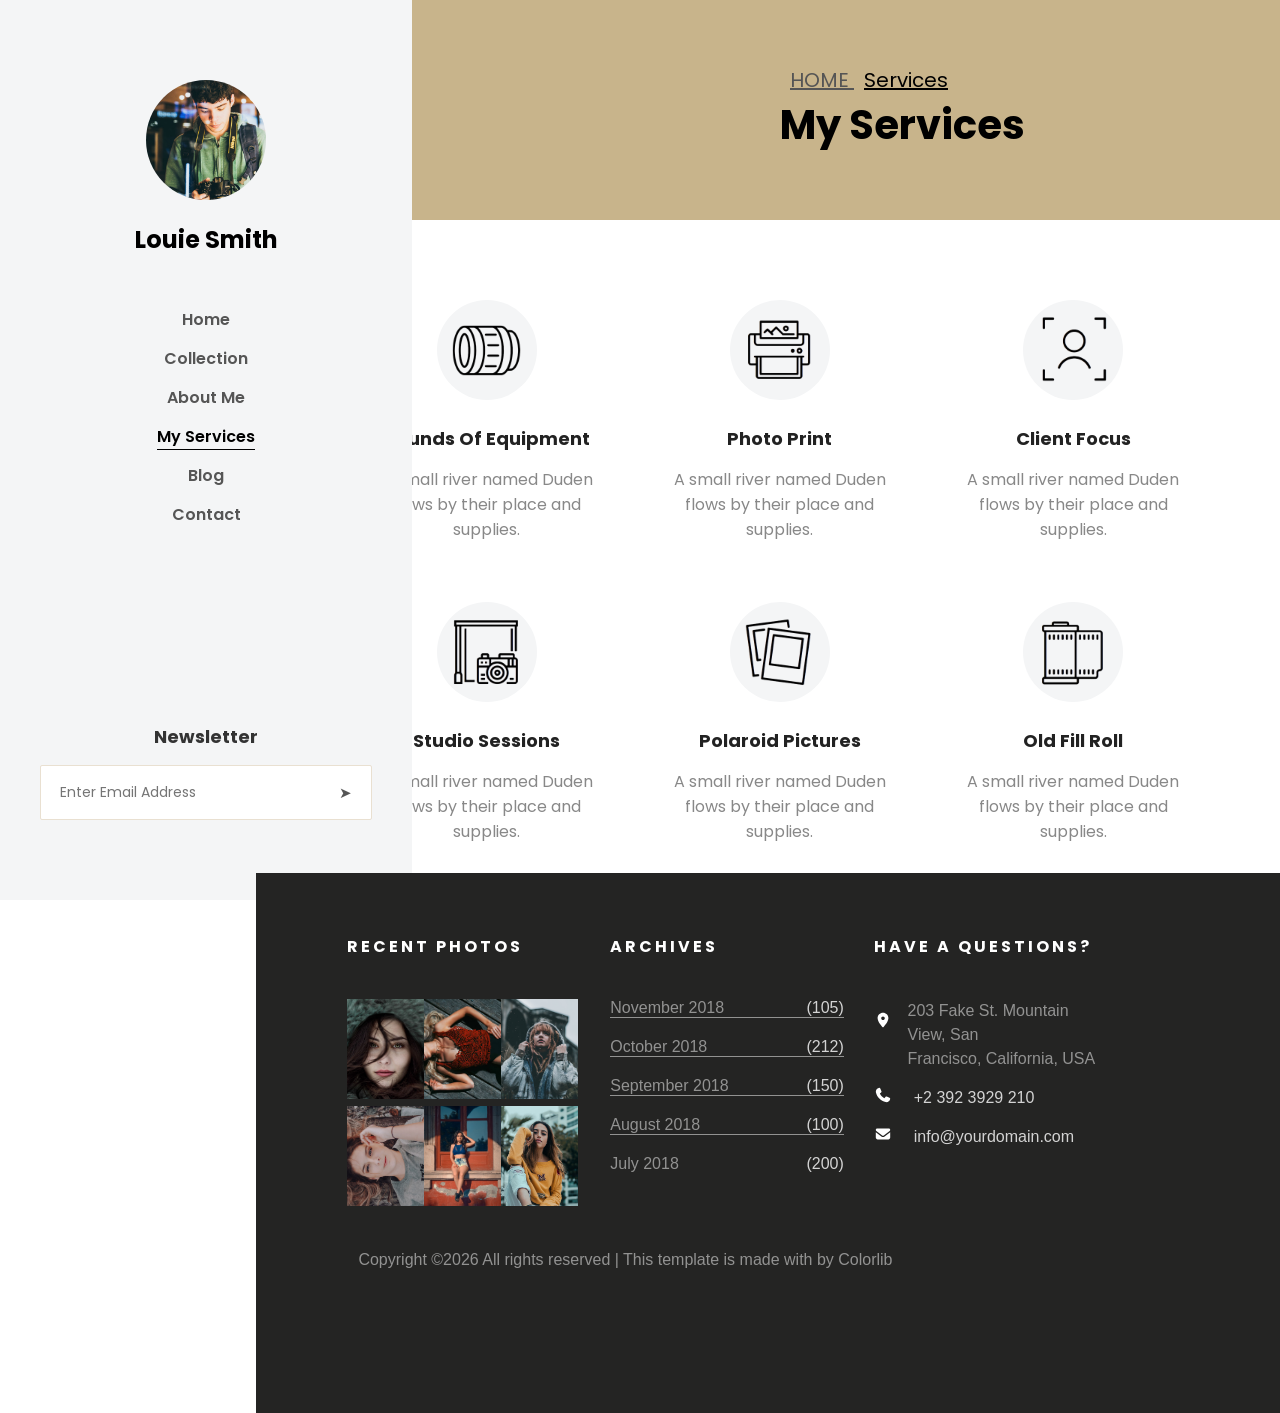
<file: myservice.html>
<!DOCTYPE html>
<html lang="en">
<head>
    <meta charset="UTF-8">
    <meta name="viewport" content="width=device-width, initial-scale=1.0">
    <title>my services- louie smith</title>
    <link rel="stylesheet" href="myservice.css">
    <link href="https://fonts.googleapis.com/css2?family=Poppins:wght@400;600;700&display=swap" rel="stylesheet">
</head>
<body>


    <aside class="barra-lateral">


        <div class="div-pai">
            <img src="img/author.jpg" class="imagem">
            <h2 class="louie">louie smith</h2>
        </div>
        <nav class="menu">
            <ul>
                <li><a href="index.html">Home</a></li>
                <li><a href="collection.html">Collection</a></li>
                <li><a href="about.html">About Me</a></li>
                <li><a href="myservice.html" class="services">My Services</a></li>
                <li><a href="blog.html">Blog</a></li>
                <li><a href="contact.html">Contact</a></li>
            </ul>
        </nav>
   
        <div class="newslatter">
            <h4>Newsletter</h4>
            <div class="input">
        <input type="email" placeholder="Enter Email Address">
        <button type="submit"> ➤ </button>
            </div>
        </div>
    </aside>
        
<div class="top-footer">
  <div class="breadcrumb">
    <span><a id="pagHome" href="Home.html">HOME </a><a id="pagMyServices" href="myservice.html"> Services</a><br></span>
  </div>


  <h1>My Services</h1>


</div>
<main class="conteudo-principal">
        <div class="autista123">
            
            <div class="euamoamax">
                <div class="marceline">
                    <img class="img1" src="img/imagem 1.0.png">
                </div>
                <h3>Pounds Of Equipment</h3>
                <p>A small river named Duden flows by their place and supplies.</p>
            </div>

            <div class="euamoamax">
                <div class="marceline">
                    <img src="img/imagem 2.0.png">
                </div>
                <h3>Photo Print</h3>
                <p>A small river named Duden flows by their place and supplies.</p>
            </div>

            <div class="euamoamax">
                <div class="marceline">
                    <img src="img/imagem 3.0.png">
                </div>
                <h3>Client Focus</h3>
                <p>A small river named Duden flows by their place and supplies.</p>
            </div>

            <div class="euamoamax">
                <div class="marceline">
                    <img src="img/imagem 4.0.png">
                </div>
                <h3>Studio Sessions</h3>
                <p>A small river named Duden flows by their place and supplies.</p>
            </div>

            <div class="euamoamax">
                <div class="marceline">
                    <img src="img/imagem 5.0.png">
                </div>
                <h3>Polaroid Pictures</h3>
                <p>A small river named Duden flows by their place and supplies.</p>
            </div>

            <div class="euamoamax">
                <div class="marceline">
                    <img src="img/imagem 6.0.png">
                </div>
                <h3>Old Fill Roll</h3>
                <p>A small river named Duden flows by their place and supplies.</p>
            </div>

        </div>
    </main>





    <footer>
        <div id="div-container2">
        <div id="divss">
          <h2 class="h2s">recent photos</h2>
          <div id="div6fotos"><a href=""><img src="img/image_1.jpg" alt="" class="imgs2"><img src="img/image_2.jpg" alt="" class="imgs2"><img src="img/image_3.jpg" alt="" class="imgs2"><img src="img/image_4.jpg" alt="" class="imgs2"><img src="img/image_5.jpg" alt="" class="imgs2"><img src="img/image_6.jpg" alt="" class="imgs2"></a></div>
      
        </div>
  
        <div id="divss">
          <h2 class="h2s">archives</h2>
          <div id="divul">
          <ul id="ul-rodape">
          <li id="li-rodape">November 2018 <span class="span-numero">(105)</span></li>
          <li id="li-rodape">October 2018 <span class="span-numero">(212)</span></li>
          <li id="li-rodape">September 2018 <span class="span-numero">(150)</span></li>
          <li id="li-rodape">August 2018 <span class="span-numero">(100)</span></li>
          <li id="li-rodape5">July 2018 <span class="span-numero">(200)</span></li>
          </ul>
          </div>
      
        </div>
  
        <div id="divss">
          <h2 class="h2s">have a questions?</h2>
  
          <div>
           <ul id="ul-rodape2">
              <li id="li-rodape2">
              <div id="div-svj1"><svg xmlns="http://www.w3.org/2000/svg" viewBox="0 0 640 640"><!--!Font Awesome Free 7.2.0 by @fontawesome - https://fontawesome.com License - https://fontawesome.com/license/free Copyright 2026 Fonticons, Inc.--><path fill="rgb(255, 255, 255)" d="M128 252.6C128 148.4 214 64 320 64C426 64 512 148.4 512 252.6C512 371.9 391.8 514.9 341.6 569.4C329.8 582.2 310.1 582.2 298.3 569.4C248.1 514.9 127.9 371.9 127.9 252.6zM320 320C355.3 320 384 291.3 384 256C384 220.7 355.3 192 320 192C284.7 192 256 220.7 256 256C256 291.3 284.7 320 320 320z"/></svg></div>
              <p id="p-rodape">	203 Fake St. Mountain View, San<br>Francisco, California, USA</p>
              </li>
              <li id="li-rodape2">
              <div id="div-svj2e3"><svg xmlns="http://www.w3.org/2000/svg" viewBox="0 0 640 640"><!--!Font Awesome Free 7.2.0 by @fontawesome - https://fontawesome.com License - https://fontawesome.com/license/free Copyright 2026 Fonticons, Inc.--><path fill="rgb(255, 255, 255)" d="M224.2 89C216.3 70.1 195.7 60.1 176.1 65.4L170.6 66.9C106 84.5 50.8 147.1 66.9 223.3C104 398.3 241.7 536 416.7 573.1C493 589.3 555.5 534 573.1 469.4L574.6 463.9C580 444.2 569.9 423.6 551.1 415.8L453.8 375.3C437.3 368.4 418.2 373.2 406.8 387.1L368.2 434.3C297.9 399.4 241.3 341 208.8 269.3L253 233.3C266.9 222 271.6 202.9 264.8 186.3L224.2 89z"/></svg></div>
              <span id="span-footer">+2 392 3929 210</span>
              </li>
              <li id="li-rodape2">
              <div id="div-svj2e3"><svg xmlns="http://www.w3.org/2000/svg" viewBox="0 0 640 640"><!--!Font Awesome Free 7.2.0 by @fontawesome - https://fontawesome.com License - https://fontawesome.com/license/free Copyright 2026 Fonticons, Inc.--><path fill="rgb(255, 255, 255)" d="M112 128C85.5 128 64 149.5 64 176C64 191.1 71.1 205.3 83.2 214.4L291.2 370.4C308.3 383.2 331.7 383.2 348.8 370.4L556.8 214.4C568.9 205.3 576 191.1 576 176C576 149.5 554.5 128 528 128L112 128zM64 260L64 448C64 483.3 92.7 512 128 512L512 512C547.3 512 576 483.3 576 448L576 260L377.6 408.8C343.5 434.4 296.5 434.4 262.4 408.8L64 260z"/></svg></div>
              <span id="span-footer">info@yourdomain.com</span>
              </li>
           </ul>
          </div>
  
        </div>
  
  
        </div>
        <p id="p-deforadorodape">Copyright ©2026 All rights reserved | This template is made with  by Colorlib</p>
</body>
</file>
<file: home.css>
*{
    padding: 0px;
    margin: 0px;
}
body{
    position: relative;
}
#divlateral{
    position: absolute;
    left: 0px;
    width: 22%;
    height: 100vh;
    position: fixed;
    background-color: white;
}
#img_logo{
   height: 160px;
   width: 160px;
   border-radius: 50%;
   object-fit: cover;
}
















#ul-lateral{
    position: absolute;
    left: 35%;
    top: 32%;
    padding: 0px;
    text-align: center;
}
















#li-lateral{
    list-style: none;
    margin: 0 0 15px 0;
}
#a-lateral{
    text-decoration: none;
    color: rgba(0, 0, 0, 0.7);
    font-family: 'Montserrat', Arial, sans-serif;
    font-size: 16px;
    font-weight: 700;
    padding-bottom: 10px;
    padding-top: 10px;
















}
#h1-logo{
    color: black;
    text-decoration: none;
    font-family: 'Montserrat', sans-serif;
    font-size: 24px;
}
#a-titulo{
    text-decoration: none;
















}
#logo{
    position: absolute;
    left: 25%;
    top: 7%;
}
#div-newsletter{
    position: absolute;
    top: 80%;
    left: 17%;
    text-align: center;
}
#input-1{
    border: none;
    height: 42px !important;
    font-size: 14px;
    padding: 0.375rem 0.75rem;
}
#div-input{
    display: flex;
    border: 1px solid rgba(0, 0, 0, 0.3);
}
#svg{
    width: 22px;
    height: 22px;
    margin: 13px;
}
#h3-newsletter{
    color: rgba(0, 0, 0, 0.7);
    font-family: 'Montserrat', Arial, sans-serif;
}
















































#div1{
    width: 78%;
    height: 100vh;
    position: absolute;
    left: 22%;
    display: flex;
    background-color: #ffffff;
}
#div-imagem{
    width: 50%;
    height: 100vh;
}
#img-principal{
    width: 100%;
    height: 100vh;
    object-fit: cover;
}
#div-texto{
    width: 45%;
    position: absolute;
    top: 20%;
    padding: 48px;
    padding-right: 0px;
}
#h1-transparente{
    position: absolute;
    top: 26%;
    left: 50%;
    right: 0;
    color: #dbdbdb;
    font-size: 70px;
    line-height: 1;
    font-family: 'Montserrat', Arial, sans-serif;
}
#hello{
    font-size: 24px;
    color: #bfbfbf;
    font-weight: 400;
    z-index: 1;
    font-family: 'Montserrat', Arial, sans-serif;
    margin-top: 15px;
    margin-bottom: 0px;
}
#div-2{
    height: 100vh;
    display: flex;
    align-items: center;
    background-color: #ffffff;
}
#h2-1{
    line-height: 1.5;
    color: rgba(0, 0, 0, 0.8);
    font-weight: 700;
    font-family: 'Montserrat', Arial, sans-serif;
    font-size: 40px;
    margin-top: 0px;
}
#span-amarelo{
    color: #CCB78F;
}
#P-DOtEXTO{
    font-family: "Montserrat", Arial, sans-serif;
    font-size: 18px;
    line-height: 1.8;
    font-weight: 500;
    color: #999999;
    margin-bottom: 1.5rem !important;
}
#assinatura{
    font-family: "Herr Von Muellerhoff", cursive;
    font-size: 40px;
    font-weight: 100;
}








#ul2{
    display: flex;
    list-style: none;
}
.pngs-1{
 width: 24px;
 height: 26px;
}
.pngs-2{
    width: 24px;
    height: 26px;
}
.pngs-3{
    width: 22px;
    height: 26px;
}
.pngsA{
    width: 50px;
    height: 50px;
    margin-right: 10px;
    background: white;
    border-radius: 50%;
    display: flex;
    align-items: center;
    justify-content: center;
}




#section-sla{
    position: absolute;
    left: 22%;
    top: 100vh;
    width: 78%;
}
#h2-titulo{
    font-size: 16px;
    font-family: "Poppins", sans-serif;
    font-weight: 700;
    letter-spacing: 3px;
    text-transform: uppercase;
    color: #000000CC;
    margin-bottom: 32px;
    padding-bottom: 16px;
}
.imgs{
   height: 200px;
   width: 20%;
   object-fit: cover;
}
#div-fotos{
    display: flex;
}
#div-container{
    width: 80%;
    padding-right: 10%;
    padding-left: 10%;
    padding-bottom: 5%;
    padding-top: 5%;
}
#h22{
   display: flex;
   justify-content: center;
   text-align: center;
}






footer{
    width: 78%;
    height: 60vh;
    background-color: #242423;
    position: absolute;
    top: 145vh;
    left: 22%;
}
#div-container2{
    display: flex;
    justify-content: center;
    width: 84%;
    height: 70%;
    padding-left: 4%;
    padding-right: 4%;
    margin-left: 4%;
    margin-right: 4%;
    gap: 30px;
    padding-top: 6%;
}
.h2s{
    color: white;
    font-size: 16px;
    font-family: "Poppins", sans-serif;
    font-weight: 700;
    letter-spacing: 3px;
    text-transform: uppercase;
    margin-top: 0%;
    margin-bottom: 40px;
}
#div6fotos{
    display: flex;
    flex-direction: row;
    flex-wrap: wrap;
    align-items: center
}
.imgs2{
   width: 33%;
   height: 100px;
   object-fit: cover;
}
#divss{
    width: 30%;
    height: 100px;
}
#ul-rodape{
    list-style: none;
    padding-left: 0px;
}
#li-rodape{
    color: #ffffff80;
    font-family: "Montserrat", Arial, sans-serif;
    border-bottom: 1px solid #ffffff80;
    position: relative;
    margin-bottom: 20px;
}
#li-rodape5{
    color: #ffffff80;
    font-family: "Montserrat", Arial, sans-serif;
    position: relative;
    margin-bottom: 20px;
}
.span-numero{
    color: #ffffffcc;
    font-family: "Montserrat", Arial, sans-serif;
    position: absolute;
    right: 0%;
    font-weight: 500;
}
#ul-rodape2{
    list-style: none;
    padding-left: 0px;
}
#p-rodape{
    color: #FFFFFF80;
    font-family: "Montserrat", Arial, sans-serif;
    margin-bottom: 0px;
    line-height: 1.5;
}
#span-footer{
    color: #ffffffcc;
    font-family: "Montserrat", Arial, sans-serif;
    font-weight: 500;
    line-height: 1.5;
}
#li-rodape2{
    margin-bottom: 15px;
    display: flex;
}
svg{
    height: 18px;
    width: 18px;
}
#div-svj2e3{
    width: 40px;
    height: 21px;
}
#div-svj1{
    width: 40px;
    height: 42px;
    display: flex;
    justify-content: flex-start;
    align-items: center;
}
#p-deforadorodape{
    color: #FFFFFF80;
    font-family: "Montserrat", Arial, sans-serif;
    margin-left: 10%;
}
</file>
<file: about.css>
*{
    margin:0;
    padding:0;
    box-sizing:border-box;
}

body{
    font-family:"Montserrat", sans-serif;
}

#cabecario{
    width:22%;
    height:100vh;

    background:#f5f5f5;

    position:fixed;
    left:0;
    top:0;

    display:flex;
    flex-direction:column;
    align-items:center;

    padding-top:30px;
}

#img1{
    width:140px;
    height:140px;

    border-radius:50%;
    object-fit:cover;
}

#text1{
    margin-top:20px;
    font-size:42px;
}

ul{
    list-style:none;
    margin-top:40px;
}

li{
    margin:18px 0;
    text-align:center;
    font-size:18px;
}

.newsletter{
    margin-top:auto;
    margin-bottom:40px;
    text-align:center;
}

#textboxhead{
    width:220px;
    height:50px;
    margin-top:15px;
    padding-left:15px;
}


main{
    margin-left:320px;
}




.hero{
    display:flex;
    height:70vh;
}

#aside1{
    width:50%;

    background-image:url(img/author.jpg);
    background-size:cover;
    background-position:center;
}

.hero-right{
    width:50%;

    padding:80px;

    display:flex;
    flex-direction:column;
    justify-content:center;

    background:#f8f8f8;
}

.title-area{
    position:relative;
}

.big-title{
    font-size: 70px;
    color:#ececec;
    line-height:0.9;
    position: absolute;
    left: -80px;
}

.small-text{
    position:absolute;
    top:0px;
    left:-20px;
    font-size:28px;
    color:#bdbdbd;
    padding-bottom: 1000px;
}

.hero-right h2{
    margin-top:20px;
    font-size:32px;
}

.hero-right h2 span{
    color:#c7ab78;
}

.hero-right h3{
    font-size:40px;
    margin-top:5px;
}

.hero-right p{
    margin-top:30px;

    color:#777;
    font-size:20px;

}

#signature{
    font-size:40px;
    font-family: "Herr Von Muellerhoff", cursive;
    font-weight: 600;
    color: black;
}



.stats{
    background:#1f1f1f;

    display:flex;
    justify-content:center;
    gap:100px;

    padding:55px;
}

.stat-box{
    display: flex;
    gap: 10%;

}
.stat-box h2{
    color:#c7ab78;
    font-size: 40px;
    font-weight: 400;
}

.stat-box p{
    color:white;
    margin-top:10px;
    display: flex;
    align-items: center
}


.instagram{
    padding:100px 50px;
    text-align:center;
}

.instagram h3{
    margin-bottom:50px;
    letter-spacing:5px;
}

.insta-images{
    display:flex;
}

.insta-images img{
    width: 20%;
    height: 250px;
    object-fit: cover;
    transition: 0.4s;
    cursor: pointer;
}

.insta-images img:hover{
    transform: scale(1.05);
    opacity: 0.8;
}

footer{
    width: 100%;
    height: 60vh;
    background-color: #242423;
    top: 210vh;
    left: 17%;
}
#div-container2{
    display: flex;
    justify-content: center;
    width: 84%;
    height: 70%;
    padding-left: 4%;
    padding-right: 4%;
    margin-left: 4%;
    margin-right: 4%;
    gap: 30px;
    padding-top: 6%;
}
.h2s{
    color: white;
    font-size: 16px;
    font-family: "Poppins", sans-serif;
    font-weight: 700;
    letter-spacing: 3px;
    text-transform: uppercase;
    margin-top: 0%;
    margin-bottom: 40px;
}
#div6fotos{
    display: flex;
    flex-direction: row;
    flex-wrap: wrap;
    align-items: center
}
.imgs2{
   width: 33%;
   height: 100px;
   object-fit: cover;
}
#divss{
    width: 30%;
    height: 100px;
}
#ul-rodape{
    list-style: none;
    padding-left: 0px;
}
#li-rodape{
    color: #ffffff80;
    font-family: "Montserrat", Arial, sans-serif;
    border-bottom: 1px solid #ffffff80;
    position: relative;
    margin-bottom: 20px;
}
#li-rodape5{
    color: #ffffff80;
    font-family: "Montserrat", Arial, sans-serif;
    position: relative;
    margin-bottom: 20px;
}
.span-numero{
    color: #ffffffcc;
    font-family: "Montserrat", Arial, sans-serif;
    position: absolute;
    right: 0%;
    font-weight: 500;
}
#ul-rodape2{
    list-style: none;
    padding-left: 0px;
}
#p-rodape{
    color: #FFFFFF80;
    font-family: "Montserrat", Arial, sans-serif;
    margin-bottom: 0px;
    line-height: 1.5;
}
#span-footer{
    color: #ffffffcc;
    font-family: "Montserrat", Arial, sans-serif;
    font-weight: 500;
    line-height: 1.5;
}
#li-rodape2{
    margin-bottom: 15px;
    display: flex;
}
svg{
    height: 18px;
    width: 18px;
}
#div-svj2e3{
    width: 40px;
    height: 21px;
}
#div-svj1{
    width: 40px;
    height: 42px;
    display: flex;
    justify-content: flex-start;
    align-items: center;
}
#p-deforadorodape{
    color: #FFFFFF80;
    font-family: "Montserrat", Arial, sans-serif;
    margin-left: 10%;
}

#ul2{
    display: flex;
    list-style: none;
}
.pngs-1{
 width: 24px;
 height: 26px;
}
.pngs-2{
    width: 24px;
    height: 26px;
}
.pngs-3{
    width: 22px;
    height: 26px;
}
.pngsA{
    width: 50px;
    height: 50px;
    margin-right: 10px;
    background: white;
    border-radius: 50%;
    display: flex;
    align-items: center;
    justify-content: center;
}

#div-padding{
    padding-top: 80px;
}
</file>
<file: collection.css>
body{
    position: relative;
    overflow-x: hidden;
}
#divlateral{
    position: absolute;
    left: 0px;
    width: 22%;
    height: 100vh;
    position: fixed;
    background-color: #f8f9fa;
}
#img_logo{
   height: 160px;
   width: 160px;
   border-radius: 50%;
   object-fit: cover;
}


#ul-lateral{
    position: absolute;
    left: 35%;
    top: 32%;
    padding: 0px;
    text-align: center;
}


#li-lateral{
    list-style: none;
    margin: 0 0 15px 0;
}
#a-lateral{
    text-decoration: none;
    color: rgba(0, 0, 0, 0.7);
    font-family: 'Montserrat', Arial, sans-serif;
    font-size: 16px;
    font-weight: 700;
    padding-bottom: 10px;
    padding-top: 10px;


}
#h1-logo{
    color: black;
    text-decoration: none;
    font-family: 'Montserrat', sans-serif;
    font-size: 24px;
}
#a-titulo{
    text-decoration: none;


}
#logo{
    position: absolute;
    left: 25%;
    top: 7%;
}
#div-newsletter{
    position: absolute;
    top: 80%;
    left: 12%;
    text-align: center;
}
#input-1{
    border: none;
    height: 42px !important;
    font-size: 14px;
    padding: 0.375rem 0.75rem;
}
#div-input{
    display: flex;
    border: 1px solid rgba(0, 0, 0, 0.3);
}
#svg{
    width: 22px;
    height: 22px;
    margin: 13px;
}
#h3-newsletter{
    color: rgba(0, 0, 0, 0.7);
    font-family: 'Montserrat', Arial, sans-serif;
}
*{
    padding: 0;
    margin: 0;
    box-sizing: border-box;
}



.content {
    margin-left: 300px;
    background: #f5f5f5;
}


.top-footer{
    background: #c8b48b;
    height: 220px;

    display: flex;
    flex-direction: column;
    justify-content: center;
    padding-left: 120px;
}

.breadcrumb{
    display: flex;
    gap: 15px;
    position: relative;
    line-height: 200%;
    left: 30%;
    margin-bottom: 20px;
}

.breadcrumb a,
.breadcrumb span{
    text-decoration: none;
    color: #222;
    font-size: 13px;
    letter-spacing: 3px;
}
.breadcrumb a{
border-bottom: 1px solid black;
}
.top-footer h1{
    font-size: 40px;
    font-weight: 700;
    color: #000;
    position: relative;
    width: 78%;
    left: 30%;
    bottom: 10%;
    font-family: Poppins, Arial, sans-serif;
}


.gallery{
    div{
        background-color: #000;
        height: 260px;
    }
    padding: 30px;
    display: flex;
    flex-wrap: wrap;
    gap: 25px;
    justify-content: center;
    position: absolute;
    width: 100%;
    left: 11%;
    
}

.gallery img{
    width: 450px;
    height: 260px;
    object-fit: cover;
    transition: 0.3s;
    background-color: black;
    
}

.gallery img:hover{
    opacity: 0.3;
}


.footer{
    background: #1f1f1f;
    color: white;

    display: flex;
    justify-content: space-around;
    flex-wrap: wrap;

    padding: 70px 40px;
    gap: 40px;
}

.footer-box{
    width: 300px;
}

.footer-box h3{
    margin-bottom: 30px;
    font-size: 18px;
    letter-spacing: 2px;
}

.footer-box p{
    margin-bottom: 18px;
    color: #bbb;
    line-height: 1.6;
}


.mini-gallery{
    display: flex;
    flex-wrap: wrap;
    gap: 5px;
}

.mini-gallery img{
    width: 80px;
    height: 80px;
    object-fit: cover;
}




footer{
    width: 78%;
    height: 60vh;
    background-color: #242423;
    position: absolute;
    top: 150vh;
    left: 22%;
}
#div-container2{
    display: flex;
    justify-content: center;
    width: 84%;
    height: 70%;
    padding-left: 4%;
    padding-right: 4%;
    margin-left: 4%;
    margin-right: 4%;
    gap: 30px;
    padding-top: 6%;
}
.h2s{
    color: white;
    font-size: 16px;
    font-family: "Poppins", sans-serif;
    font-weight: 700;
    letter-spacing: 3px;
    text-transform: uppercase;
    margin-top: 0%;
    margin-bottom: 40px;
}
#div6fotos{
    display: flex;
    flex-direction: row;
    flex-wrap: wrap;
    align-items: center
}
.imgs2{
   width: 33%;
   height: 100px;
   object-fit: cover;
}
#divss{
    width: 30%;
    height: 100px;
}
#ul-rodape{
    list-style: none;
    padding-left: 0px;
}
#li-rodape{
    color: #ffffff80;
    font-family: "Montserrat", Arial, sans-serif;
    border-bottom: 1px solid #ffffff80;
    position: relative;
    margin-bottom: 20px;
}
#li-rodape5{
    color: #ffffff80;
    font-family: "Montserrat", Arial, sans-serif;
    position: relative;
    margin-bottom: 20px;
}
.span-numero{
    color: #ffffffcc;
    font-family: "Montserrat", Arial, sans-serif;
    position: absolute;
    right: 0%;
    font-weight: 500;
}
#ul-rodape2{
    list-style: none;
    padding-left: 0px;
}
#p-rodape{
    color: #FFFFFF80;
    font-family: "Montserrat", Arial, sans-serif;
    margin-bottom: 0px;
    line-height: 1.5;
}
#span-footer{
    color: #ffffffcc;
    font-family: "Montserrat", Arial, sans-serif;
    font-weight: 500;
    line-height: 1.5;
}
#li-rodape2{
    margin-bottom: 15px;
    display: flex;
}
svg{
    height: 18px;
    width: 18px;
}
#div-svj2e3{
    width: 40px;
    height: 21px;
}
#div-svj1{
    width: 40px;
    height: 42px;
    display: flex;
    justify-content: flex-start;
    align-items: center;
}
#p-deforadorodape{
    color: #FFFFFF80;
    font-family: "Montserrat", Arial, sans-serif;
    margin-left: 10%;
}
</file>
<file: contact.css>
* {
    margin: 0;
    padding: 0;
    box-sizing: border-box;
}

body {
    font-family: 'Poppins', sans-serif;
    color: #333;
    background-color: #f8f9fa;
}

.container {
    display: flex;
    min-height: 100vh;
}

  .sidebar {
    width: 20% !important; 
    background: #fff;
    padding: 40px 15px;    
    display: flex;
    flex-direction: column;
    align-items: center;
    border-right: 1px solid #eee;
    position: fixed;
    height: 100%;
    z-index: 100;
}

.menu ul li a {
    text-decoration: none;
    color: #000;
    font-weight: 600;
    font-size: 14px;       
    transition: 0.3s;
    display: inline-block;
    padding: 5px 0;
}





.profile-img {
    width: 160px;
    height: 160px;
    border-radius: 50%;
    object-fit: cover;
    margin-bottom: 20px;
}

.profile-section h1 {
    font-size: 22px;
    font-weight: 700;
    margin-bottom: 40px;
    text-align: center;
}

.menu ul {
    list-style: none;
    text-align: center;
}

.menu ul li {
    margin-bottom: 15px;
}


.menu ul li a.active {
    border-bottom: 2px solid #000;
}





.main-content {
    padding: 80px 40px;
    width: 80%;
    height: 100vh;
    margin-left: 20%; 
    
    
}

.section-title {
    font-size: 32px;
    font-weight: 900;
    margin-bottom: 40px;
    margin-left: 10%;
}


.info-grid {
    display: flex;
    margin-left: 10%;
    grid-template-columns: repeat(4, 1fr);
    gap: 2vh;
    margin-bottom: 50px;
    width: 100%;
}

.caixinhacontato {
    background: #f8f9fa;
    width: 25vh;
    height: 100px;
    padding: 24px;
    box-shadow: 0 10px 30px rgba(0,0,0,0.03); 
    max-width: 100%; 
}

.caixinhacontato span {
    color: #000;
    
    margin-bottom: 10px;
    font-weight: 400;
}

.caixinhacontato p {
    font-size: 14px;
    line-height: 1.6;
    color: #999;
}

.form-box {
    width: 100%;
}

.contact-form{
    background: #f8f9fa !important;
    padding: 5%;
    width: 50vh;
}
body{
    background-color: white;
}


.contact-form input, .contact-form textarea {
    width: 100%;
    padding: 15px 20px;
    margin-bottom: 15px;
    border: 1px solid #e6e6e6; 
    background: #fff;
    font-family: inherit;
    font-size: 14px;
    border-radius: 4px;
    outline: none;
    color: #666;
}

.contact-form textarea {
    height: 160px;
    resize: none; 
}


.btn-container {
    display: flex;
    justify-content: flex-start;
    margin-top: 20px;
}

.btn-send {
    background: #cfb997; 
    color: white;
    border: none;
    padding: 16px 38px;
    border-radius: 30px; 
    cursor: pointer;
    font-weight: 500;
    font-size: 15px;
    transition: 0.3s ease;
}

.btn-send:hover {
    background: #bfa57d;
}


.diverro {
    background: #e2e4e6;
    display: flex;
    align-items: center;
    justify-content: center;
    padding: 40px;
    text-align: center;
    width: 55vh; 
    height: 100%; 
    border-radius: 4px;
}

.larguraerro {
    max-width: 320px;
}

.iconeerro {
    display: inline-flex;
    align-items: center;
    justify-content: center;
    background: #777;
    color: #fff;
    width: 45px;
    height: 45px;
    border-radius: 50%;
    font-size: 24px;
    font-weight: bold;
    margin-bottom: 20px;
}

.larguraerro h3 {
    font-size: 20px;
    font-weight: 600;
    margin-bottom: 15px;
    color: #333;
}

.larguraerro p {
    font-size: 13px;
    color: #666;
    line-height: 1.5;
}

.contact-form input {
    padding: 18px 20px; 
    margin-bottom: 15px; 
    font-size: 14px;
    
}

.contact-form textarea {
    padding: 10px 15px;
    height: 120px; 
}
#div-container{
    width: 80%;
    padding-right: 10%;
    padding-left: 10%;
    padding-bottom: 5%;
    padding-top: 5%;
}
#h22{
   display: flex;
   justify-content: center;
   text-align: center;
}

.form-container {
    display: grid;
    grid-template-columns: 0.7fr 1.3fr; 
    gap: 30px;                      
    width: 100%;                    
    max-width: 100%;                
    margin: 0 auto;   
    padding-left: 10%;              
}




footer{
    width: 80%;
    height: 60vh;
    background-color: #242423;
    position: absolute;
    top: 97vh;
    left: 20%;
}
#div-container2{
    display: flex;
    justify-content: center;
    width: 84%;
    height: 70%;
    padding-left: 4%;
    padding-right: 4%;
    margin-left: 4%;
    margin-right: 4%;
    gap: 30px;
    padding-top: 6%;
    
}
.h2s{
    color: white;
    font-size: 16px;
    font-family: "Poppins", sans-serif;
    font-weight: 700;
    letter-spacing: 3px;
    text-transform: uppercase;
    margin-top: 0%;
    margin-bottom: 40px;
}
#div6fotos{
    display: flex;
    flex-direction: row;
    flex-wrap: wrap;
    align-items: center
}
.imgs2{
   width: 33%;
   height: 100px;
   object-fit: cover;
}
#divss{
    width: 30%;
    height: 100px;
}
#ul-rodape{
    list-style: none;
    padding-left: 0px;
}
#li-rodape{
    color: #ffffff80;
    font-family: "Montserrat", Arial, sans-serif;
    border-bottom: 1px solid #ffffff80;
    position: relative;
    margin-bottom: 20px;
}
#li-rodape5{
    color: #ffffff80;
    font-family: "Montserrat", Arial, sans-serif;
    position: relative;
    margin-bottom: 20px;
}
.span-numero{
    color: #ffffffcc;
    font-family: "Montserrat", Arial, sans-serif;
    position: absolute;
    right: 0%;
    font-weight: 500;
}
#ul-rodape2{
    list-style: none;
    padding-left: 0px;
}
#p-rodape{
    color: #FFFFFF80;
    font-family: "Montserrat", Arial, sans-serif;
    margin-bottom: 0px;
    line-height: 1.5;
}
#span-footer{
    color: #ffffffcc;
    font-family: "Montserrat", Arial, sans-serif;
    font-weight: 500;
    line-height: 1.5;
}
#li-rodape2{
    margin-bottom: 15px;
    display: flex;
}
svg{
    height: 18px;
    width: 18px;
}
#div-svj2e3{
    width: 40px;
    height: 21px;
}
#div-svj1{
    width: 40px;
    height: 42px;
    display: flex;
    justify-content: flex-start;
    align-items: center;
}
#p-deforadorodape{
    color: #FFFFFF80;
    font-family: "Montserrat", Arial, sans-serif;
    margin-left: 10%;
}

#div-newsletter{
    position: absolute;
    top: 80%;
    left: 17%;
    text-align: center;
}
#input-1{
    border: none;
    height: 42px !important;
    font-size: 14px;
    padding: 0.375rem 0.75rem;
}
#div-input{
    display: flex;
    border: 1px solid rgba(0, 0, 0, 0.3);
}
#svg{
    width: 22px;
    height: 22px;
    margin: 13px;
}
#h3-newsletter{
    color: rgba(0, 0, 0, 0.7);
    font-family: 'Montserrat', Arial, sans-serif;
}
</file>
<file: myservice.css>
* {
    margin: 0;
    padding: 0;
    box-sizing: border-box;
    font-family: 'Poppins', sans-serif;
}


.barra-lateral {
    width: 412px;
    height: 100vh;
    background-color:#f4f5f6;
    position: fixed;
    top: 0;
    left: 0;
    display: flex;
    flex-direction: column;
    align-items: center;
    padding: 80px 40px;
    justify-content: flex-start;
    gap: 40px;
}
.div-pai {
    text-align: center;
    margin-bottom: 10px;
}


.imagem {
    width: 120px;
    height: 120px;
    border-radius: 50%;
    margin-bottom: 15px;
    object-fit: cover;
   
}


.louie {
   font-size: 24px;
    font-weight: 700;
    text-transform: capitalize;
}
.menu ul {
    list-style: none;
    text-align: center;
}


.menu li {
    margin-bottom: 14px;
}


.menu a {
    text-decoration: none;
    color: #555;
    font-weight: 600;
}
.menu a:hover{
    color: black;
    border-bottom: 1px solid black;
    padding-bottom: 1px;
    transition: 0.3s;
}
.services {
    color: black !important;
    border-bottom: 1px solid black;
    padding-bottom: 1px;
}


.newslatter {
    margin-top: auto;
    width: 100%;
    text-align: center;
}


.newslatter h4 {
    margin-bottom: 15px;
    font-size: 18px;
    font-weight: 700;
    color: #333;
    text-transform: none;
}


.input {
    display: flex;
    align-items: center;
    background: #fff;
    border: 1px solid #e9e0d1;
    padding: 15px 19px;
    border-radius: 2px;
}
.input input {
    border: none;
    outline: none;
    width: 100%;
    font-size: 14px;
    color: #666;
}


.input button {
    background: none;
    border: none;
    font-size: 15px;
    color: #555;
    margin-left: 2px;
}


.top-footer{
    background: #c8b48b;
    height: 220px;


    display: flex;
    flex-direction: column;
    justify-content: center;


    padding-left: 500px;
    
}


#pagHome{
    color: #555555;
    padding: 10px;
}


#pagMyServices{
    color: #000;
}
.top-footer {
    background: #c8b48b;
    height: 220px;
    display: flex;
    flex-direction: column;
    justify-content: center;
    margin-left: 280px;
    padding-left: 500px;
    font-size: 20px;
}

.conteudo-principal {
    margin-left: 280px;
    padding: 80px;
    display: flex;
    justify-content: center;
}

.autista123 {
    display: grid;
    grid-template-columns: repeat(3, 1fr);
    gap: 60px 40px;
    max-width: 1100px;
    width: 100%;
}

.euamoamax {
    display: flex;
    flex-direction: column;
    align-items: center;
    text-align: center;
}

.marceline {
    width: 100px;
    height: 100px;
    background-color: #f4f5f6;
    border-radius: 50%;
    display: flex;
    align-items: center;
    justify-content: center;
    margin-bottom: 25px;
}

.marceline img {
    width: 75px;
    height: auto;
}

.euamoamax h3 {
    font-size: 18px;
    font-weight: 700;
    color: #222;
    margin-bottom: 15px;
}

.euamoamax p {
    font-size: 16px;
    color: #888;
}


footer{
    width: 80%;
    height: 60vh;
    background-color: #242423;
    position: absolute;
    top: 97vh;
    left: 20%;
}
#div-container2{
    display: flex;
    justify-content: center;
    width: 84%;
    height: 70%;
    padding-left: 4%;
    padding-right: 4%;
    margin-left: 4%;
    margin-right: 4%;
    gap: 30px;
    padding-top: 6%;
    
}
.h2s{
    color: white;
    font-size: 16px;
    font-family: "Poppins", sans-serif;
    font-weight: 700;
    letter-spacing: 3px;
    text-transform: uppercase;
    margin-top: 0%;
    margin-bottom: 40px;
}
#div6fotos{
    display: flex;
    flex-direction: row;
    flex-wrap: wrap;
    align-items: center
}
.imgs2{
   width: 33%;
   height: 100px;
   object-fit: cover;
}
#divss{
    width: 30%;
    height: 100px;
}
#ul-rodape{
    list-style: none;
    padding-left: 0px;
}
#li-rodape{
    color: #ffffff80;
    font-family: "Montserrat", Arial, sans-serif;
    border-bottom: 1px solid #ffffff80;
    position: relative;
    margin-bottom: 20px;
}
#li-rodape5{
    color: #ffffff80;
    font-family: "Montserrat", Arial, sans-serif;
    position: relative;
    margin-bottom: 20px;
}
.span-numero{
    color: #ffffffcc;
    font-family: "Montserrat", Arial, sans-serif;
    position: absolute;
    right: 0%;
    font-weight: 500;
}
#ul-rodape2{
    list-style: none;
    padding-left: 0px;
}
#p-rodape{
    color: #FFFFFF80;
    font-family: "Montserrat", Arial, sans-serif;
    margin-bottom: 0px;
    line-height: 1.5;
}
#span-footer{
    color: #ffffffcc;
    font-family: "Montserrat", Arial, sans-serif;
    font-weight: 500;
    line-height: 1.5;
}
#li-rodape2{
    margin-bottom: 15px;
    display: flex;
}
svg{
    height: 18px;
    width: 18px;
}
#div-svj2e3{
    width: 40px;
    height: 21px;
}
#div-svj1{
    width: 40px;
    height: 42px;
    display: flex;
    justify-content: flex-start;
    align-items: center;
}
#p-deforadorodape{
    color: #FFFFFF80;
    font-family: "Montserrat", Arial, sans-serif;
    margin-left: 10%;
}

#div-newsletter{
    position: absolute;
    top: 80%;
    left: 17%;
    text-align: center;
}
#input-1{
    border: none;
    height: 42px !important;
    font-size: 14px;
    padding: 0.375rem 0.75rem;
}
#div-input{
    display: flex;
    border: 1px solid rgba(0, 0, 0, 0.3);
}
#svg{
    width: 22px;
    height: 22px;
    margin: 13px;
}
#h3-newsletter{
    color: rgba(0, 0, 0, 0.7);
    font-family: 'Montserrat', Arial, sans-serif;
}
</file>
